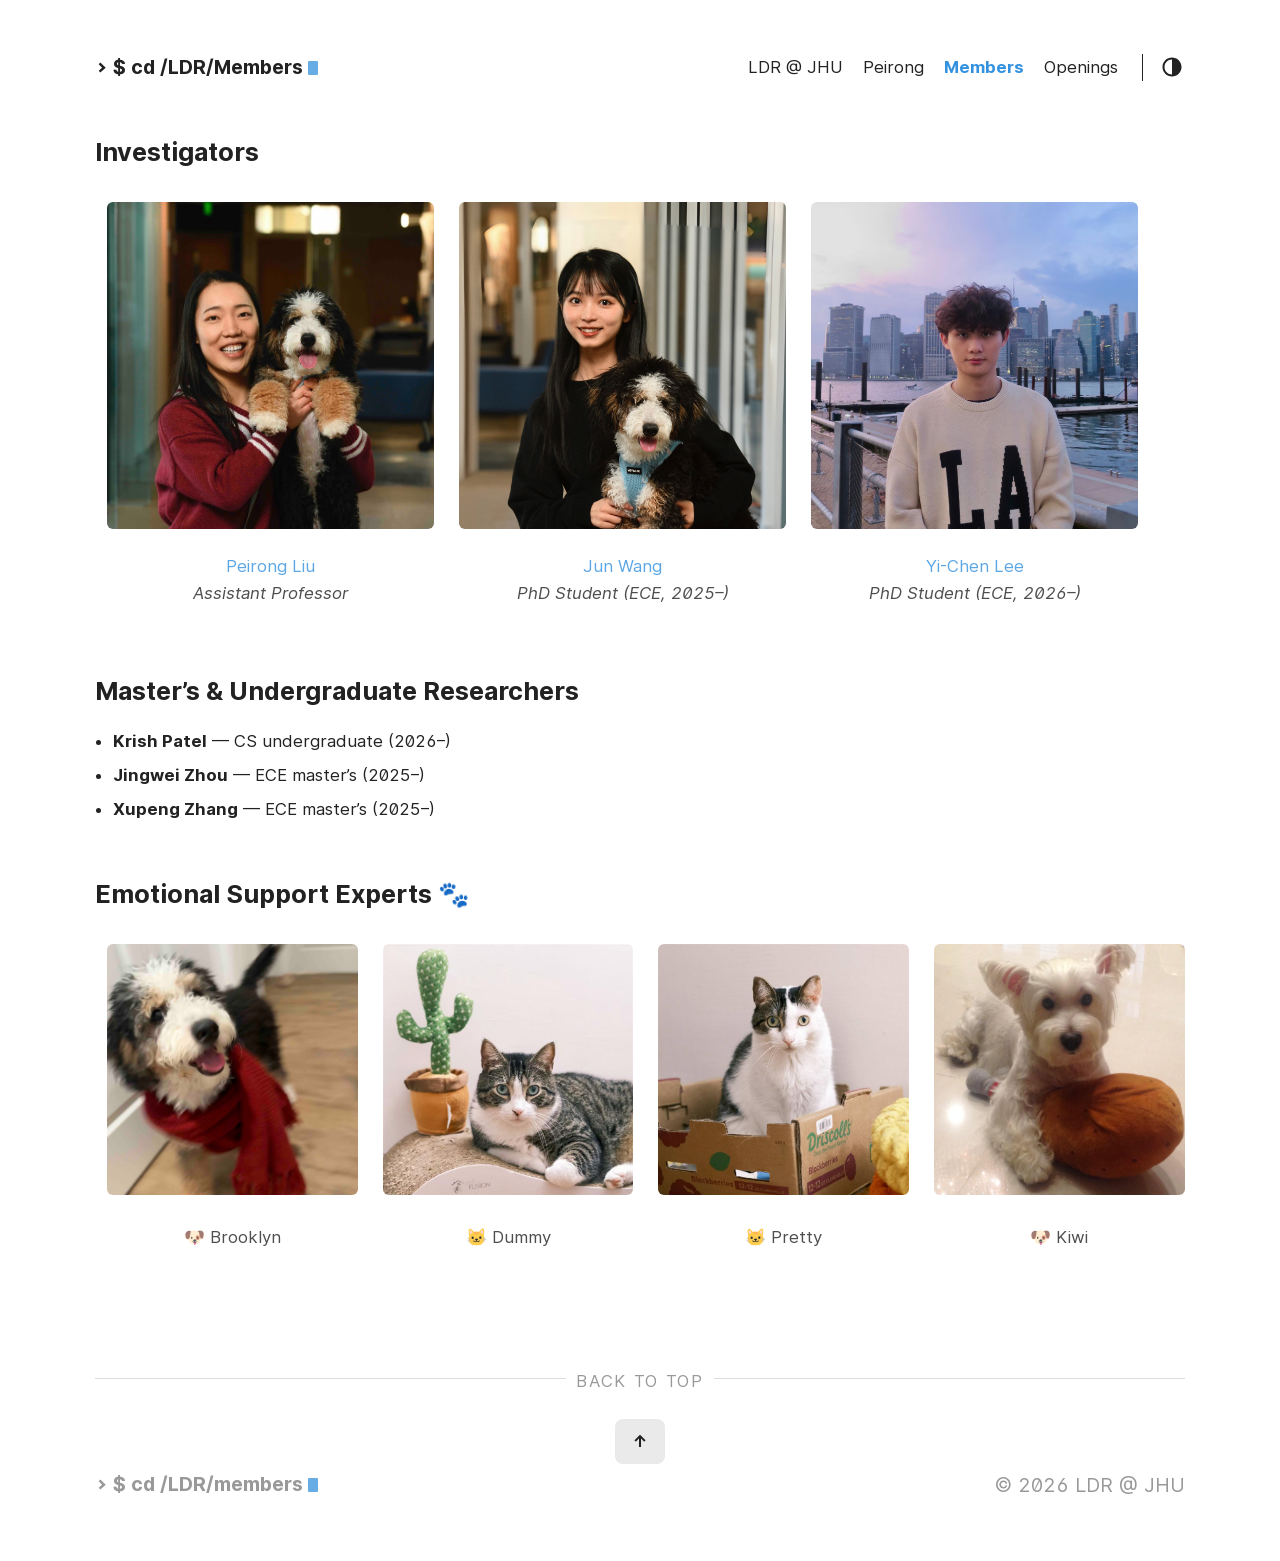
<file: Members/index.html>
<!DOCTYPE html>
<html lang="en">
  <head>
    <link rel="shortcut icon" href="/img/LDR_Logo_Transparent.png"/>
    <title>LDR @ JHU | Members</title>

    <script async src="https://www.googletagmanager.com/gtag/js?id=G-DVSSSF5QW4"></script>
    <script>
      window.dataLayer = window.dataLayer || [];
      function gtag(){dataLayer.push(arguments);}
      gtag('js', new Date());
      gtag('config', 'G-DVSSSF5QW4');
    </script>

    <script async src="https://www.googletagmanager.com/gtag/js?id=G-LH7VK52GWK"></script>
    <script>
      window.dataLayer = window.dataLayer || [];
      function gtag(){dataLayer.push(arguments);}
      gtag('js', new Date());
      gtag('config', 'G-LH7VK52GWK');
    </script>

    <meta http-equiv="content-type" content="text/html; charset=utf-8" />
    <meta name="viewport" content="width=device-width, initial-scale=1.0" />
    <meta name="robots" content="noodp" />
    <link rel="canonical" href="/members/" />
    <link rel="stylesheet" href="/assets/style.css" />
    <meta property="og:title" content="LDR @ JHU | Members" />
    <meta property="og:type" content="website" />
    <meta property="og:url" content="/members/" />
    <meta property="og:site_name" content="Peirong Liu" />
  </head>
  <body>

    <div class="container">
      <header class="header">
        <span class="header__inner">
          <a href="/members/" class="logo">
            <span class="logo__mark"><svg xmlns="http://www.w3.org/2000/svg" class="greater-icon" viewBox="0 0 44 44">
              <path fill="none" d="M15 8l14.729 14.382L15 35.367" />
            </svg></span>
            <span class="logo__text">$ cd /LDR/Members</span>
            <span class="logo__cursor"></span>
          </a>

          <span class="header__right">
            <nav class="menu">
              <ul class="menu__inner menu__inner--desktop">
                <li><a href="/">LDR @ JHU</a></li>
                <li><a href="/peirong/">Peirong</a></li>
                <li><a href="/members/" class="active">Members</a></li>
                <li><a href="/openings/">Openings</a></li>
              </ul>
              <ul class="menu__inner menu__inner--mobile">
                <li><a href="/">LDR @ JHU</a></li>
                <li><a href="/peirong/">Peirong</a></li>
                <li><a href="/members/" class="active">Members</a></li>
                <li><a href="/openings/">Openings</a></li>
              </ul>
            </nav>

            <span class="menu-trigger">
              <svg xmlns="http://www.w3.org/2000/svg" viewBox="0 0 24 24">
                <path d="M0 0h24v24H0z" fill="none" />
                <path d="M3 18h18v-2H3v2zm0-5h18v-2H3v2zm0-7v2h18V6H3z" />
              </svg>
            </span>

            <span class="theme-toggle">
              <svg class="theme-toggler" width="24" height="24" viewBox="0 0 48 48" fill="none" xmlns="http://www.w3.org/2000/svg">
                <path d="M22 41C32.4934 41 41 32.4934 41 22C41 11.5066 32.4934 3 22 3C11.5066 3 3 11.5066 3 22C3 32.4934 11.5066 41 22 41ZM7 22C7 13.7157 13.7157 7 22 7V37C13.7157 37 7 30.2843 7 22Z" />
              </svg>
            </span>
          </span>
        </span>
      </header>

      <div class="post">
        <div class="post-content">
          <h2 id="members">Investigators</h2>

          <div class="figure-row">
            <figure>
              <img src="/img/members/Peirong.jpg" alt="Peirong Liu">
              <figcaption>
                <a href="/peirong/">Peirong Liu</a>
                <br>
                <em>Assistant Professor</em>
              </figcaption>
            </figure>

            <figure>
              <img src="/img/members/Jun.jpg" alt="Jun Wang">
              <figcaption>
                <a href="https://scholar.google.com/citations?&user=Std7dLsAAAAJ">Jun Wang</a>
                <br>
                <em>PhD Student (ECE, 2025&ndash;)</em>
              </figcaption>
            </figure>

            <figure>
              <img src="/img/members/Matthew.jpg" alt="Yi-Chen Lee">
              <figcaption>
                <a href="https://scholar.google.com/citations?user=jf-e29IAAAAJ">Yi-Chen Lee</a>
                <br>
                <em>PhD Student (ECE, 2026&ndash;)</em>
              </figcaption>
            </figure>
          </div>
        </div>

        <div class="post-content">
          <h2>Master&rsquo;s &amp; Undergraduate Researchers</h2>
          <ul class="member-roster">
            <li><strong>Krish Patel</strong> &mdash; CS undergraduate (2026&ndash;)</li>
            <li><strong>Jingwei Zhou</strong> &mdash; ECE master&rsquo;s (2025&ndash;)</li>
            <li><strong>Xupeng Zhang</strong> &mdash; ECE master&rsquo;s (2025&ndash;)</li>
          </ul>
        </div>

        <div class="post-content">
          <h2>Emotional Support Experts 🐾</h2>

          <div class="figure-row-small">
            <figure>
              <img src="/img/members/Brooklyn.jpg" alt="Brooklyn">
              <figcaption>
                <a>🐶 Brooklyn</a>
              </figcaption>
            </figure>

            <figure>
              <img src="/img/members/Dummy.jpg" alt="Dummy">
              <figcaption>
                <a>🐱 Dummy</a>
              </figcaption>
            </figure>

            <figure>
              <img src="/img/members/Pretty.jpg" alt="Pretty">
              <figcaption>
                <a>🐱 Pretty</a>
              </figcaption>
            </figure>

            <figure>
              <img src="/img/members/Kiwi.jpg" alt="Kiwi">
              <figcaption>
                <a>🐶 Kiwi</a>
              </figcaption>
            </figure>
          </div>
        </div>

        <div class="pagination">
          <div class="pagination__title">
            <span class="pagination__title-h">Back to Top</span>
            <hr />
          </div>
          <div class="pagination__buttons">
            <span class="button next">
              <a href="/members/">
                <span class="button__text">&#8593;</span>
              </a>
            </span>
          </div>
        </div>

        <footer class="footer">
          <div class="footer__inner">
            <a href="/members/" class="logo">
              <span class="logo__mark"><svg xmlns="http://www.w3.org/2000/svg" class="greater-icon" viewBox="0 0 44 44">
                <path fill="none" d="M15 8l14.729 14.382L15 35.367" />
              </svg></span>
              <span class="logo__text">$ cd /LDR/members</span>
              <span class="logo__cursor"></span>
            </a>
            <div class="copyright">
              <span>© 2026 LDR @ JHU</span>
            </div>
          </div>
        </footer>
      </div>
    </div>

    <script src="/assets/main.js"></script>
    <script src="/assets/site.js"></script>
  </body>
</html>
</file>
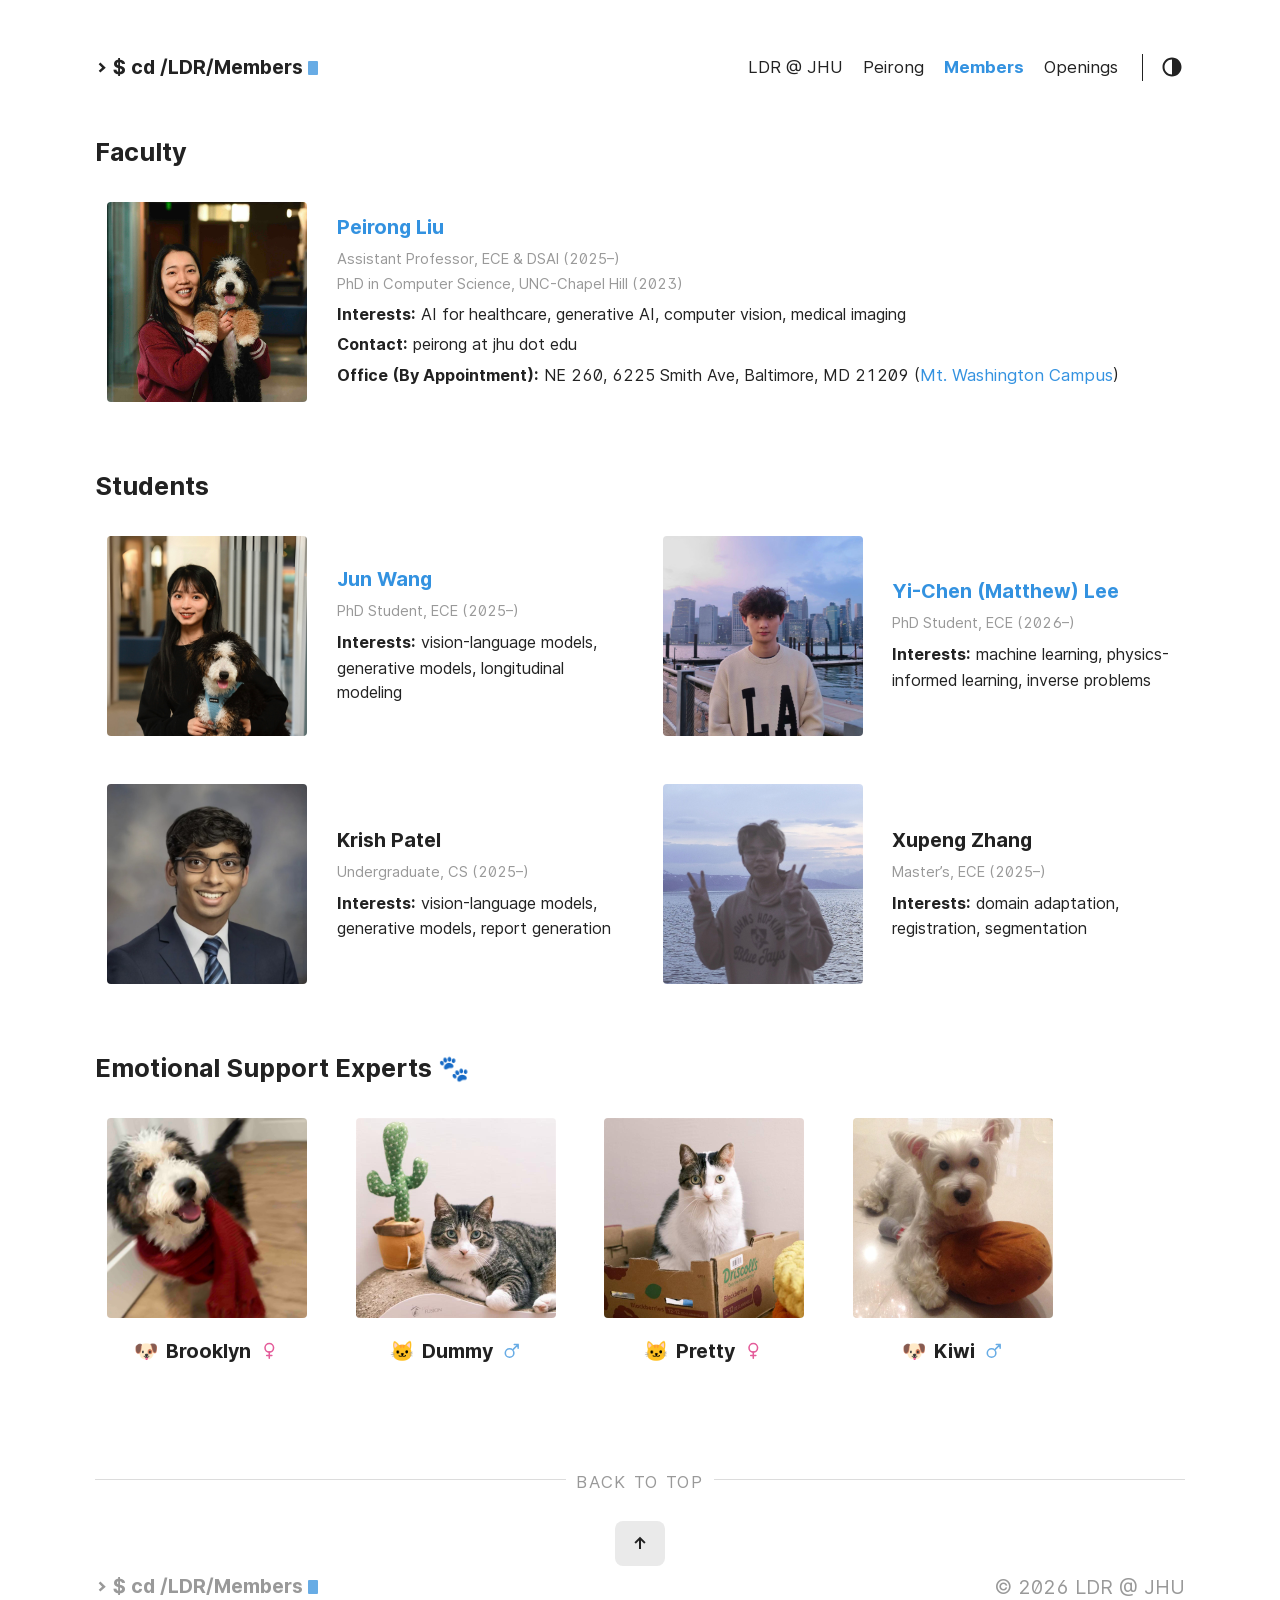
<file: members/index.html>
<!DOCTYPE html>
<html lang="en">
  <head>
    <link rel="shortcut icon" href="/img/LDR_Logo_Transparent.png"/>
    <title>LDR @ JHU | Members</title>

    <script async src="https://www.googletagmanager.com/gtag/js?id=G-DVSSSF5QW4"></script>
    <script>
      window.dataLayer = window.dataLayer || [];
      function gtag(){dataLayer.push(arguments);}
      gtag('js', new Date());
      gtag('config', 'G-DVSSSF5QW4');
    </script>

    <script async src="https://www.googletagmanager.com/gtag/js?id=G-LH7VK52GWK"></script>
    <script>
      window.dataLayer = window.dataLayer || [];
      function gtag(){dataLayer.push(arguments);}
      gtag('js', new Date());
      gtag('config', 'G-LH7VK52GWK');
    </script>

    <meta http-equiv="content-type" content="text/html; charset=utf-8" />
    <meta name="viewport" content="width=device-width, initial-scale=1.0" />
    <meta name="robots" content="noodp" />
    <link rel="canonical" href="/members/" />
    <link rel="stylesheet" href="/assets/style.css" />
    <meta property="og:title" content="LDR @ JHU | Members" />
    <meta property="og:type" content="website" />
    <meta property="og:url" content="/members/" />
    <meta property="og:site_name" content="Peirong Liu" />
  </head>
  <body>

    <div class="container">
      <header class="header">
        <span class="header__inner">
          <a href="/members/" class="logo">
            <span class="logo__mark"><svg xmlns="http://www.w3.org/2000/svg" class="greater-icon" viewBox="0 0 44 44">
              <path fill="none" d="M15 8l14.729 14.382L15 35.367" />
            </svg></span>
            <span class="logo__text">$ cd /LDR/Members</span>
            <span class="logo__cursor"></span>
          </a>

          <span class="header__right">
            <nav class="menu">
              <ul class="menu__inner menu__inner--desktop">
                <li><a href="/">LDR @ JHU</a></li>
                <li><a href="/peirong/">Peirong</a></li>
                <li><a href="/members/" class="active">Members</a></li>
                <li><a href="/openings/">Openings</a></li>
              </ul>
              <ul class="menu__inner menu__inner--mobile">
                <li><a href="/">LDR @ JHU</a></li>
                <li><a href="/peirong/">Peirong</a></li>
                <li><a href="/members/" class="active">Members</a></li>
                <li><a href="/openings/">Openings</a></li>
              </ul>
            </nav>

            <span class="menu-trigger">
              <svg xmlns="http://www.w3.org/2000/svg" viewBox="0 0 24 24">
                <path d="M0 0h24v24H0z" fill="none" />
                <path d="M3 18h18v-2H3v2zm0-5h18v-2H3v2zm0-7v2h18V6H3z" />
              </svg>
            </span>

            <span class="theme-toggle">
              <svg class="theme-toggler" width="24" height="24" viewBox="0 0 48 48" fill="none" xmlns="http://www.w3.org/2000/svg">
                <path d="M22 41C32.4934 41 41 32.4934 41 22C41 11.5066 32.4934 3 22 3C11.5066 3 3 11.5066 3 22C3 32.4934 11.5066 41 22 41ZM7 22C7 13.7157 13.7157 7 22 7V37C13.7157 37 7 30.2843 7 22Z" />
              </svg>
            </span>
          </span>
        </span>
      </header>

      <div class="post">
        <div class="post-content">
          <h2 id="members">Faculty</h2>

          <div class="member-list">
            <article class="member-card">
              <img class="member-card__photo" src="/img/members/Peirong.jpg" alt="Peirong Liu">
              <div class="member-card__body">
                <h3 class="member-card__name"><a href="/peirong/">Peirong Liu</a></h3>
                <p class="member-card__role">Assistant Professor, ECE &amp; DSAI (2025&ndash;)</p>
                <p class="member-card__role">PhD in Computer Science, UNC-Chapel Hill (2023)</p>
                <p class="member-card__research"><strong>Interests:</strong> AI for healthcare, generative AI, computer vision, medical imaging</p>
                <p class="member-card__research"><strong>Contact:</strong> peirong at jhu dot edu</p>
                <p class="member-card__research"><strong>Office (By Appointment):</strong> NE 260, 6225 Smith Ave, Baltimore, MD 21209 (<a href="https://jhfre.jhu.edu/real-estate/mt-washington/">Mt. Washington Campus</a>) </p>
              </div>
            </article>
          </div>
        </div>

        <div class="post-content">
          <h2>Students</h2>

          <div class="member-list member-list--grid">
            <article class="member-card">
              <img class="member-card__photo" src="/img/members/Jun.jpg" alt="Jun Wang">
              <div class="member-card__body">
                <h3 class="member-card__name"><a href="https://scholar.google.com/citations?user=Std7dLsAAAAJ">Jun Wang</a></h3>
                <p class="member-card__role">PhD Student, ECE (2025&ndash;)</p>
                <p class="member-card__research"><strong>Interests:</strong> vision-language models, generative models, longitudinal modeling</p>
              </div>
            </article>

            <article class="member-card">
              <img class="member-card__photo" src="/img/members/Matthew.jpg" alt="Yi-Chen Lee">
              <div class="member-card__body">
                <h3 class="member-card__name"><a href="https://scholar.google.com/citations?user=jf-e29IAAAAJ">Yi-Chen (Matthew) Lee</a></h3>
                <p class="member-card__role">PhD Student, ECE (2026&ndash;)</p>
                <p class="member-card__research"><strong>Interests:</strong> machine learning, physics-informed learning, inverse problems</p>
              </div>
            </article>

            <article class="member-card">
              <img class="member-card__photo" src="/img/members/Krish.jpg" alt="Krish Patel">
              <div class="member-card__body">
                <h3 class="member-card__name">Krish Patel</h3>
                <p class="member-card__role">Undergraduate, CS (2025&ndash;)</p>
                <p class="member-card__research"><strong>Interests:</strong> vision-language models, generative models, report generation</p>
              </div>
            </article>

            <article class="member-card">
              <img class="member-card__photo" src="/img/members/Xupeng.JPG" alt="Xupeng Zhang">
              <div class="member-card__body">
                <h3 class="member-card__name">Xupeng Zhang</h3>
                <p class="member-card__role">Master&rsquo;s, ECE (2025&ndash;)</p>
                <p class="member-card__research"><strong>Interests:</strong> domain adaptation, registration, segmentation</p>
              </div>
            </article>
          </div>
        </div>

        <div class="post-content">
          <h2>Emotional Support Experts 🐾</h2>

          <div class="member-list member-list--pets">
            <article class="member-card member-card--pet">
              <img class="member-card__photo" src="/img/members/Brooklyn.jpg" alt="Brooklyn">
              <h3 class="member-card__name member-card__name--pet"><span class="pet-name__emoji" aria-hidden="true">🐶</span><span class="pet-name__label">Brooklyn</span><svg class="pet-gender pet-gender--girl" viewBox="0 0 24 24" aria-label="girl" role="img"><circle cx="12" cy="8" r="5" fill="none" stroke="currentColor" stroke-width="2.8"/><path d="M12 13v7M9 17h6" fill="none" stroke="currentColor" stroke-width="2.8" stroke-linecap="round"/></svg></h3>
            </article>

            <article class="member-card member-card--pet">
              <img class="member-card__photo" src="/img/members/Dummy.jpg" alt="Dummy">
              <h3 class="member-card__name member-card__name--pet"><span class="pet-name__emoji" aria-hidden="true">🐱</span><span class="pet-name__label">Dummy</span><svg class="pet-gender pet-gender--boy" viewBox="0 0 24 24" aria-label="boy" role="img"><circle cx="10" cy="14" r="5" fill="none" stroke="currentColor" stroke-width="2.8"/><path d="M14.5 9.5L20 4M20 4h-4.5M20 4v4.5" fill="none" stroke="currentColor" stroke-width="2.8" stroke-linecap="round" stroke-linejoin="round"/></svg></h3>
            </article>

            <article class="member-card member-card--pet">
              <img class="member-card__photo" src="/img/members/Pretty.jpg" alt="Pretty">
              <h3 class="member-card__name member-card__name--pet"><span class="pet-name__emoji" aria-hidden="true">🐱</span><span class="pet-name__label">Pretty</span><svg class="pet-gender pet-gender--girl" viewBox="0 0 24 24" aria-label="girl" role="img"><circle cx="12" cy="8" r="5" fill="none" stroke="currentColor" stroke-width="2.8"/><path d="M12 13v7M9 17h6" fill="none" stroke="currentColor" stroke-width="2.8" stroke-linecap="round"/></svg></h3>
            </article>

            <article class="member-card member-card--pet">
              <img class="member-card__photo" src="/img/members/Kiwi.jpg" alt="Kiwi">
              <h3 class="member-card__name member-card__name--pet"><span class="pet-name__emoji" aria-hidden="true">🐶</span><span class="pet-name__label">Kiwi</span><svg class="pet-gender pet-gender--boy" viewBox="0 0 24 24" aria-label="boy" role="img"><circle cx="10" cy="14" r="5" fill="none" stroke="currentColor" stroke-width="2.8"/><path d="M14.5 9.5L20 4M20 4h-4.5M20 4v4.5" fill="none" stroke="currentColor" stroke-width="2.8" stroke-linecap="round" stroke-linejoin="round"/></svg></h3>
            </article>
          </div>
        </div>

        <div class="pagination">
          <div class="pagination__title">
            <span class="pagination__title-h">Back to Top</span>
            <hr />
          </div>
          <div class="pagination__buttons">
            <span class="button next">
              <a href="/members/">
                <span class="button__text">&#8593;</span>
              </a>
            </span>
          </div>
        </div>

        <footer class="footer">
          <div class="footer__inner">
            <a href="/members/" class="logo">
              <span class="logo__mark"><svg xmlns="http://www.w3.org/2000/svg" class="greater-icon" viewBox="0 0 44 44">
                <path fill="none" d="M15 8l14.729 14.382L15 35.367" />
              </svg></span>
              <span class="logo__text">$ cd /LDR/Members</span>
              <span class="logo__cursor"></span>
            </a>
            <div class="copyright">
              <span>© 2026 LDR @ JHU</span>
            </div>
          </div>
        </footer>
      </div>
    </div>

    <script src="/assets/main.js"></script>
    <script src="/assets/site.js"></script>
  </body>
</html>
</file>
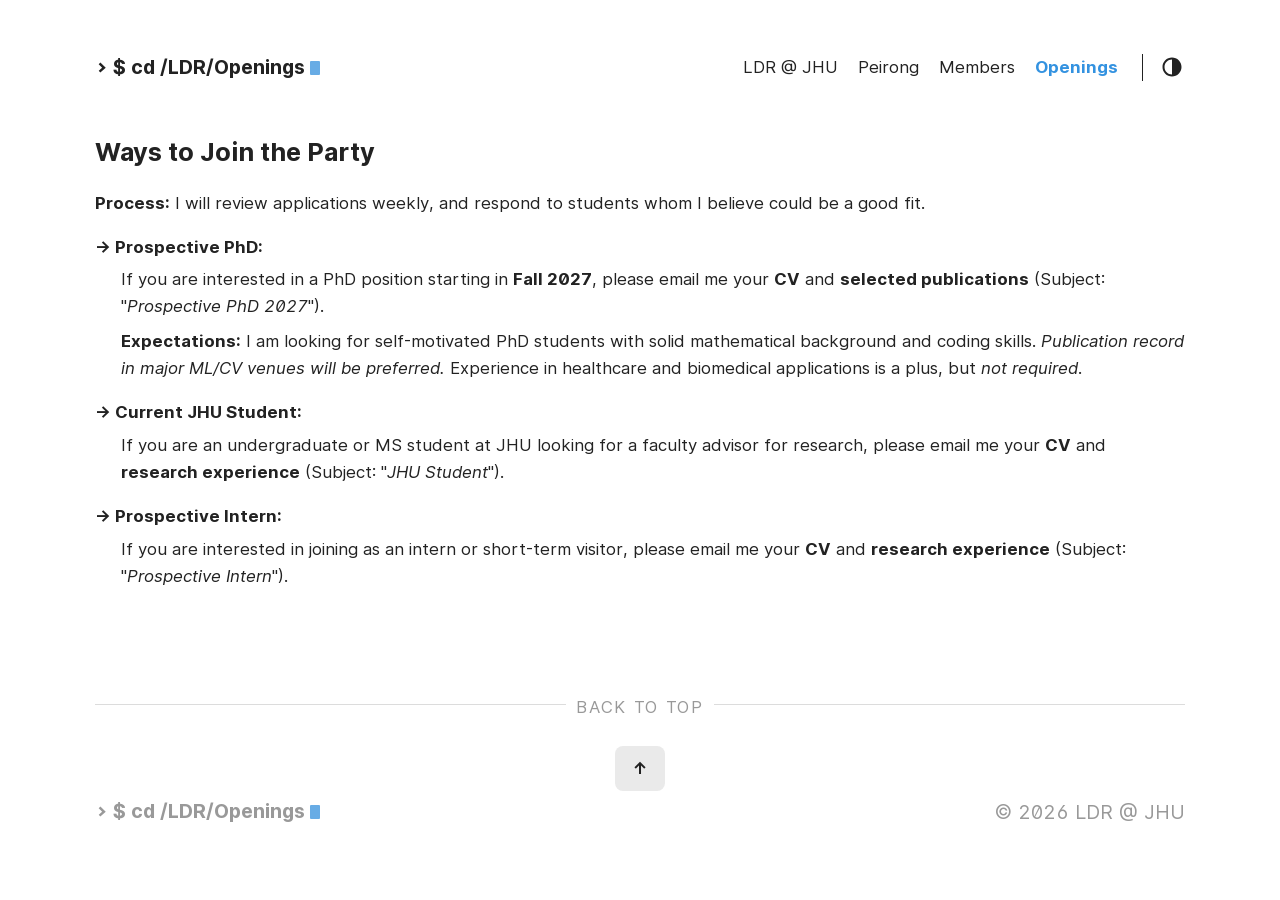
<file: openings/index.html>
<!DOCTYPE html>
<html lang="en">
  <head>
    <link rel="shortcut icon" href="/img/LDR_Logo_Transparent.png"/>
    <title>LDR @ JHU | Openings</title>

    <script async src="https://www.googletagmanager.com/gtag/js?id=G-DVSSSF5QW4"></script>
    <script>
      window.dataLayer = window.dataLayer || [];
      function gtag(){dataLayer.push(arguments);}
      gtag('js', new Date());
      gtag('config', 'G-DVSSSF5QW4');
    </script>

    <script async src="https://www.googletagmanager.com/gtag/js?id=G-LH7VK52GWK"></script>
    <script>
      window.dataLayer = window.dataLayer || [];
      function gtag(){dataLayer.push(arguments);}
      gtag('js', new Date());
      gtag('config', 'G-LH7VK52GWK');
    </script>

    <meta http-equiv="content-type" content="text/html; charset=utf-8" />
    <meta name="viewport" content="width=device-width, initial-scale=1.0" />
    <meta name="robots" content="noodp" />
    <link rel="canonical" href="/openings/" />
    <link rel="stylesheet" href="/assets/style.css" />
    <meta property="og:title" content="LDR @ JHU | Openings" />
    <meta property="og:type" content="website" />
    <meta property="og:url" content="/openings/" />
    <meta property="og:site_name" content="Peirong Liu" />
  </head>
  <body>

    <div class="container">
      <header class="header">
        <span class="header__inner">
          <a href="/openings/" class="logo">
            <span class="logo__mark"><svg xmlns="http://www.w3.org/2000/svg" class="greater-icon" viewBox="0 0 44 44">
              <path fill="none" d="M15 8l14.729 14.382L15 35.367" />
            </svg></span>
            <span class="logo__text">$ cd /LDR/Openings</span>
            <span class="logo__cursor"></span>
          </a>

          <span class="header__right">
            <nav class="menu">
              <ul class="menu__inner menu__inner--desktop">
                <li><a href="/">LDR @ JHU</a></li>
                <li><a href="/peirong/">Peirong</a></li>
                <li><a href="/members/">Members</a></li>
                <li><a href="/openings/" class="active">Openings</a></li>
              </ul>
              <ul class="menu__inner menu__inner--mobile">
                <li><a href="/">LDR @ JHU</a></li>
                <li><a href="/peirong/">Peirong</a></li>
                <li><a href="/members/">Members</a></li>
                <li><a href="/openings/" class="active">Openings</a></li>
              </ul>
            </nav>

            <span class="menu-trigger">
              <svg xmlns="http://www.w3.org/2000/svg" viewBox="0 0 24 24">
                <path d="M0 0h24v24H0z" fill="none" />
                <path d="M3 18h18v-2H3v2zm0-5h18v-2H3v2zm0-7v2h18V6H3z" />
              </svg>
            </span>

            <span class="theme-toggle">
              <svg class="theme-toggler" width="24" height="24" viewBox="0 0 48 48" fill="none" xmlns="http://www.w3.org/2000/svg">
                <path d="M22 41C32.4934 41 41 32.4934 41 22C41 11.5066 32.4934 3 22 3C11.5066 3 3 11.5066 3 22C3 32.4934 11.5066 41 22 41ZM7 22C7 13.7157 13.7157 7 22 7V37C13.7157 37 7 30.2843 7 22Z" />
              </svg>
            </span>
          </span>
        </span>
      </header>

      <div class="post">
        <div class="post-content">
          <h2 id="openings">Ways to Join the Party</h2>

          <p><strong>Process:</strong> I will review applications weekly,
            and respond to students whom I believe could be a good fit.</p>

          <p><strong>-> Prospective PhD:</strong></p>

          <div class="section-body">
            <p>If you are interested in a PhD position starting in <strong>Fall 2027</strong>,
            please email me your <strong>CV</strong> and <strong>selected publications</strong> (Subject: "<em>Prospective PhD 2027</em>").</p>

            <p><strong>Expectations:</strong> I am looking for self-motivated PhD students with solid mathematical background and coding skills.
            <em>Publication record in major ML/CV venues will be preferred.</em>
            Experience in healthcare and biomedical applications is a plus, but <em>not required</em>.</p>
          </div>

          <p><strong>-> Current JHU Student:</strong></p>

          <div class="section-body">
            <p>If you are an undergraduate or MS student at JHU looking for a faculty advisor for research,
              please email me your <strong>CV</strong> and <strong>research experience</strong> (Subject: "<em>JHU Student</em>").</p>

          </div>

          <p><strong>-> Prospective Intern:</strong></p>
          <div class="section-body">
            <p>If you are interested in joining as an intern or short-term visitor,
              please email me your <strong>CV</strong> and <strong>research experience</strong> (Subject: "<em>Prospective Intern</em>").</p>
          </div>
        </div>

        <div class="pagination">
          <div class="pagination__title">
            <span class="pagination__title-h">Back to Top</span>
            <hr />
          </div>
          <div class="pagination__buttons">
            <span class="button next">
              <a href="/openings/">
                <span class="button__text">&#8593;</span>
              </a>
            </span>
          </div>
        </div>

        <footer class="footer">
          <div class="footer__inner">
            <a href="/openings/" class="logo">
              <span class="logo__mark"><svg xmlns="http://www.w3.org/2000/svg" class="greater-icon" viewBox="0 0 44 44">
                <path fill="none" d="M15 8l14.729 14.382L15 35.367" />
              </svg></span>
              <span class="logo__text">$ cd /LDR/Openings</span>
              <span class="logo__cursor"></span>
            </a>
            <div class="copyright">
              <span>© 2026 LDR @ JHU</span>
            </div>
          </div>
        </footer>
      </div>
    </div>

    <script src="/assets/main.js"></script>
    <script src="/assets/site.js"></script>
  </body>
</html>
</file>
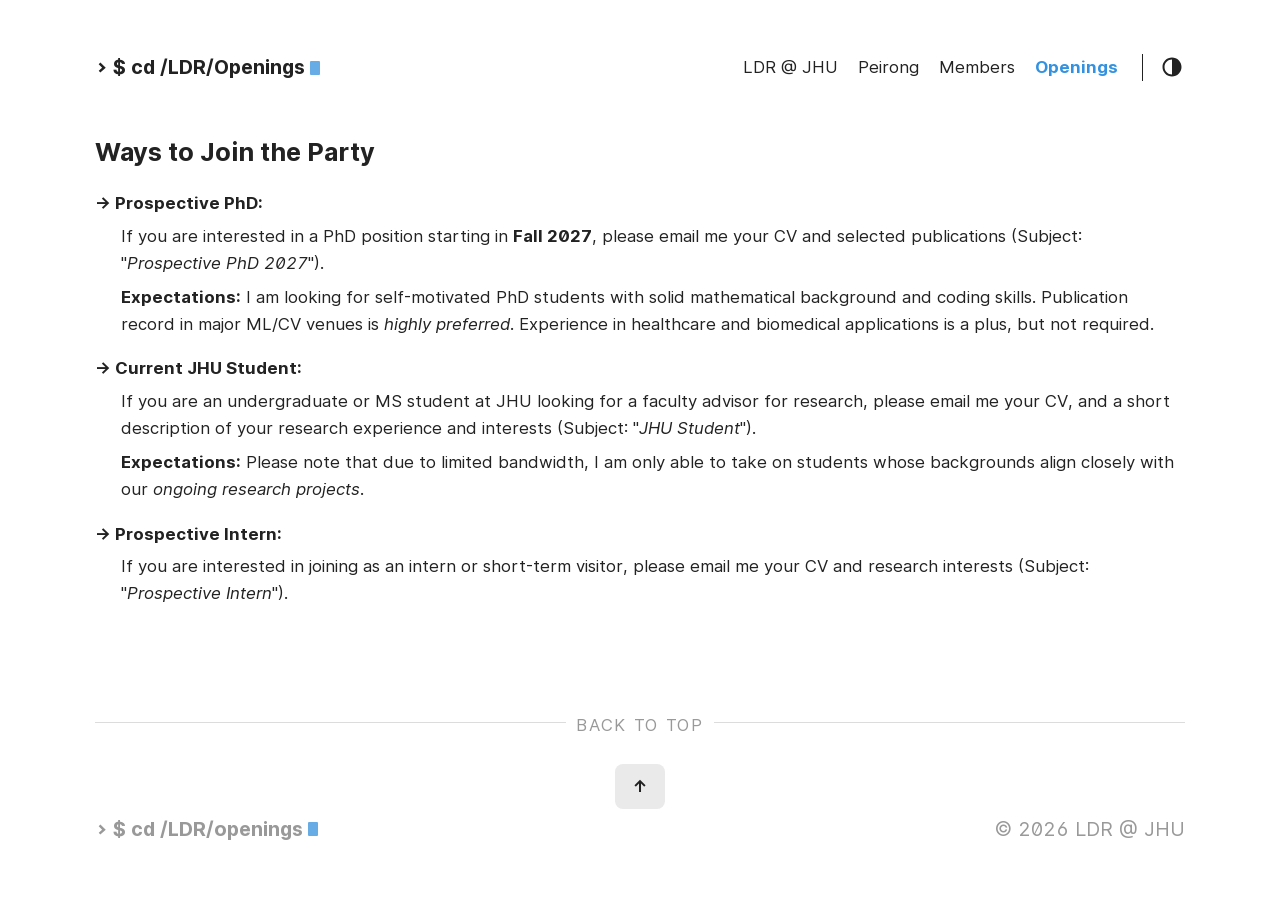
<file: Openings/index.html>
<!DOCTYPE html>
<html lang="en">
  <head>
    <link rel="shortcut icon" href="/img/LDR_Logo_Transparent.png"/>
    <title>LDR @ JHU | Openings</title>

    <script async src="https://www.googletagmanager.com/gtag/js?id=G-DVSSSF5QW4"></script>
    <script>
      window.dataLayer = window.dataLayer || [];
      function gtag(){dataLayer.push(arguments);}
      gtag('js', new Date());
      gtag('config', 'G-DVSSSF5QW4');
    </script>

    <script async src="https://www.googletagmanager.com/gtag/js?id=G-LH7VK52GWK"></script>
    <script>
      window.dataLayer = window.dataLayer || [];
      function gtag(){dataLayer.push(arguments);}
      gtag('js', new Date());
      gtag('config', 'G-LH7VK52GWK');
    </script>

    <meta http-equiv="content-type" content="text/html; charset=utf-8" />
    <meta name="viewport" content="width=device-width, initial-scale=1.0" />
    <meta name="robots" content="noodp" />
    <link rel="canonical" href="/openings/" />
    <link rel="stylesheet" href="/assets/style.css" />
    <meta property="og:title" content="LDR @ JHU | Openings" />
    <meta property="og:type" content="website" />
    <meta property="og:url" content="/openings/" />
    <meta property="og:site_name" content="Peirong Liu" />
  </head>
  <body>

    <div class="container">
      <header class="header">
        <span class="header__inner">
          <a href="/openings/" class="logo">
            <span class="logo__mark"><svg xmlns="http://www.w3.org/2000/svg" class="greater-icon" viewBox="0 0 44 44">
              <path fill="none" d="M15 8l14.729 14.382L15 35.367" />
            </svg></span>
            <span class="logo__text">$ cd /LDR/Openings</span>
            <span class="logo__cursor"></span>
          </a>

          <span class="header__right">
            <nav class="menu">
              <ul class="menu__inner menu__inner--desktop">
                <li><a href="/">LDR @ JHU</a></li>
                <li><a href="/peirong/">Peirong</a></li>
                <li><a href="/members/">Members</a></li>
                <li><a href="/openings/" class="active">Openings</a></li>
              </ul>
              <ul class="menu__inner menu__inner--mobile">
                <li><a href="/">LDR @ JHU</a></li>
                <li><a href="/peirong/">Peirong</a></li>
                <li><a href="/members/">Members</a></li>
                <li><a href="/openings/" class="active">Openings</a></li>
              </ul>
            </nav>

            <span class="menu-trigger">
              <svg xmlns="http://www.w3.org/2000/svg" viewBox="0 0 24 24">
                <path d="M0 0h24v24H0z" fill="none" />
                <path d="M3 18h18v-2H3v2zm0-5h18v-2H3v2zm0-7v2h18V6H3z" />
              </svg>
            </span>

            <span class="theme-toggle">
              <svg class="theme-toggler" width="24" height="24" viewBox="0 0 48 48" fill="none" xmlns="http://www.w3.org/2000/svg">
                <path d="M22 41C32.4934 41 41 32.4934 41 22C41 11.5066 32.4934 3 22 3C11.5066 3 3 11.5066 3 22C3 32.4934 11.5066 41 22 41ZM7 22C7 13.7157 13.7157 7 22 7V37C13.7157 37 7 30.2843 7 22Z" />
              </svg>
            </span>
          </span>
        </span>
      </header>

      <div class="post">
        <div class="post-content">
          <h2 id="openings">Ways to Join the Party</h2>

          <p><strong>-> Prospective PhD:</strong></p>

          <div class="section-body">
            <p>If you are interested in a PhD position starting in <strong>Fall 2027</strong>,
            please email me your CV and selected publications (Subject: "<em>Prospective PhD 2027</em>").</p>

            <p><strong>Expectations:</strong> I am looking for self-motivated PhD students with solid mathematical background and coding skills.
            Publication record in major ML/CV venues is <em>highly preferred</em>.
            Experience in healthcare and biomedical applications is a plus, but not required.</p>
          </div>

          <p><strong>-> Current JHU Student:</strong></p>

          <div class="section-body">
            <p>If you are an undergraduate or MS student at JHU looking for a faculty advisor for research,
              please email me your CV, and a short description of your research experience and interests (Subject: "<em>JHU Student</em>").</p>

            <p><strong>Expectations:</strong> Please note that due to limited bandwidth,
              I am only able to take on students whose backgrounds align closely with our  <em>ongoing research projects</em>.</p>
          </div>

          <p><strong>-> Prospective Intern:</strong></p>
          <div class="section-body">
            <p>If you are interested in joining as an intern or short-term visitor,
              please email me your CV and research interests (Subject: "<em>Prospective Intern</em>").</p>
          </div>
        </div>

        <div class="pagination">
          <div class="pagination__title">
            <span class="pagination__title-h">Back to Top</span>
            <hr />
          </div>
          <div class="pagination__buttons">
            <span class="button next">
              <a href="/openings/">
                <span class="button__text">&#8593;</span>
              </a>
            </span>
          </div>
        </div>

        <footer class="footer">
          <div class="footer__inner">
            <a href="/openings/" class="logo">
              <span class="logo__mark"><svg xmlns="http://www.w3.org/2000/svg" class="greater-icon" viewBox="0 0 44 44">
                <path fill="none" d="M15 8l14.729 14.382L15 35.367" />
              </svg></span>
              <span class="logo__text">$ cd /LDR/openings</span>
              <span class="logo__cursor"></span>
            </a>
            <div class="copyright">
              <span>© 2026 LDR @ JHU</span>
            </div>
          </div>
        </footer>
      </div>
    </div>

    <script src="/assets/main.js"></script>
    <script src="/assets/site.js"></script>
  </body>
</html>
</file>
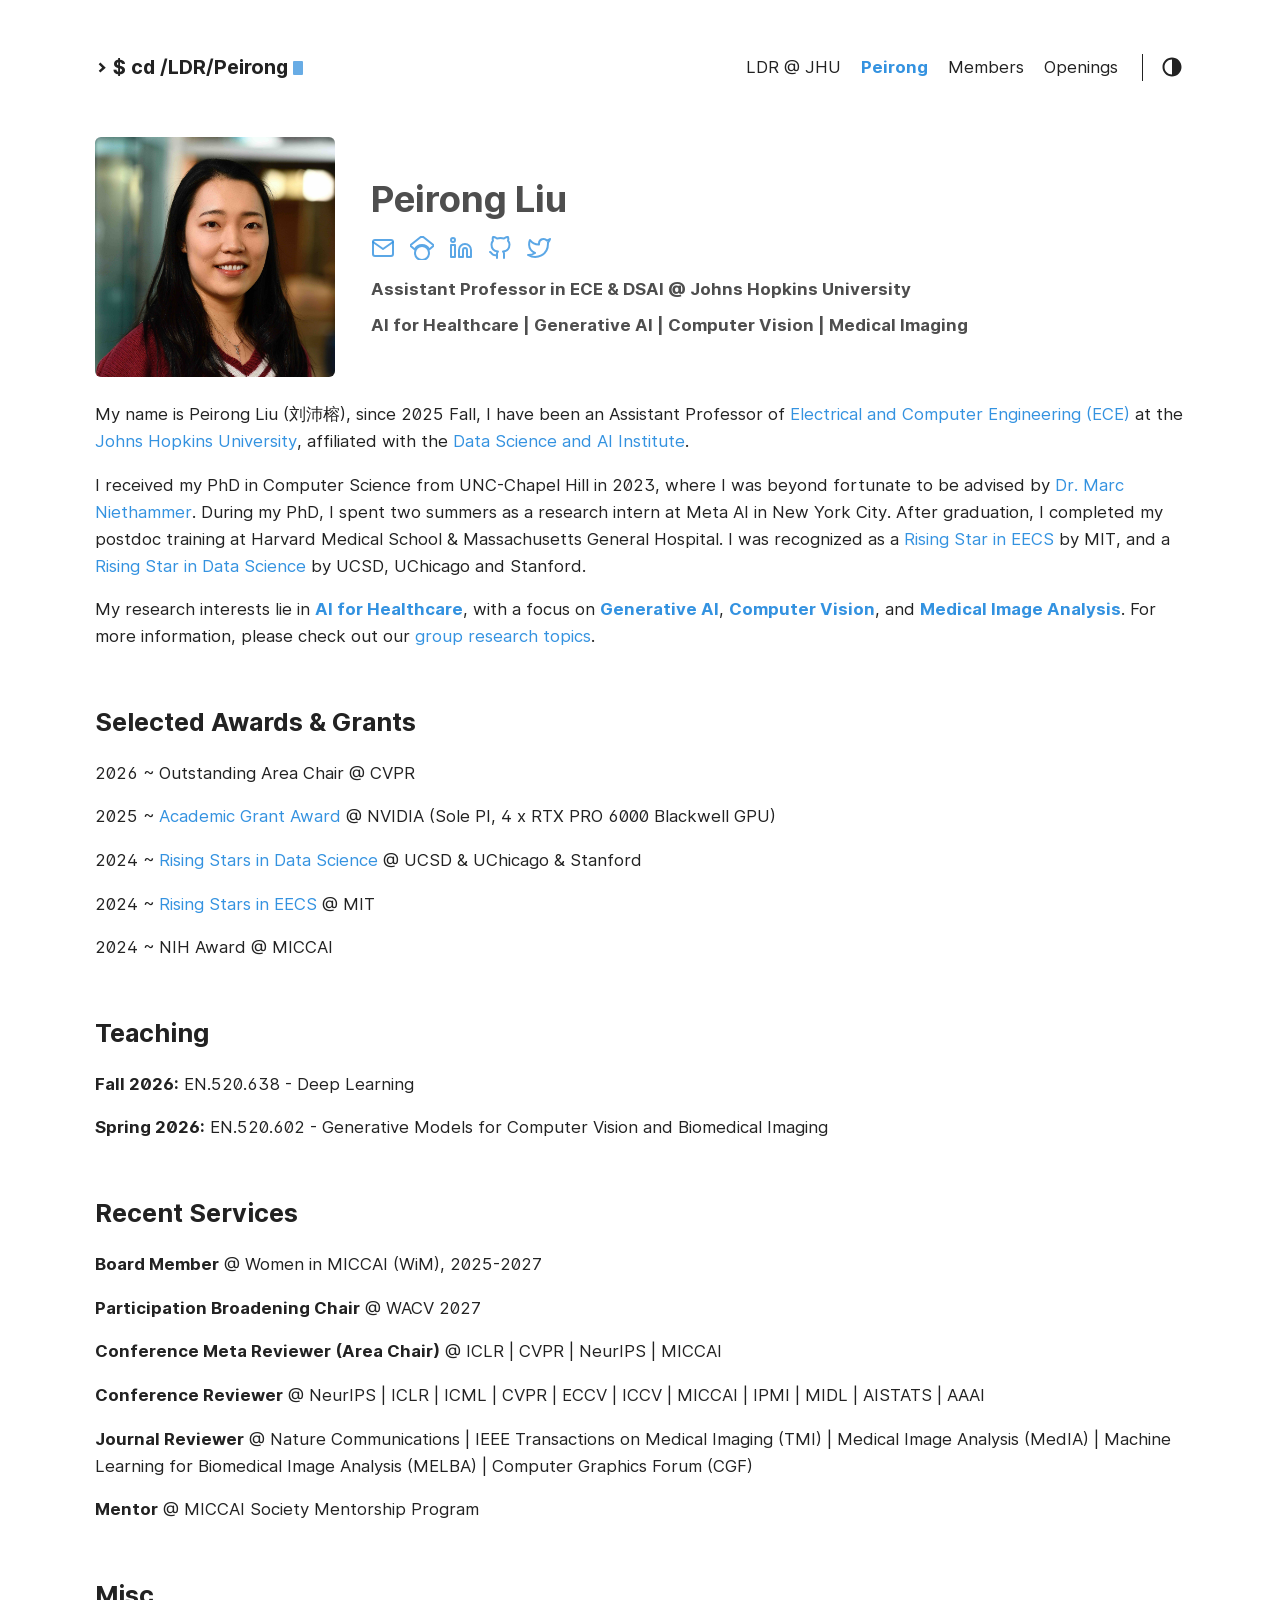
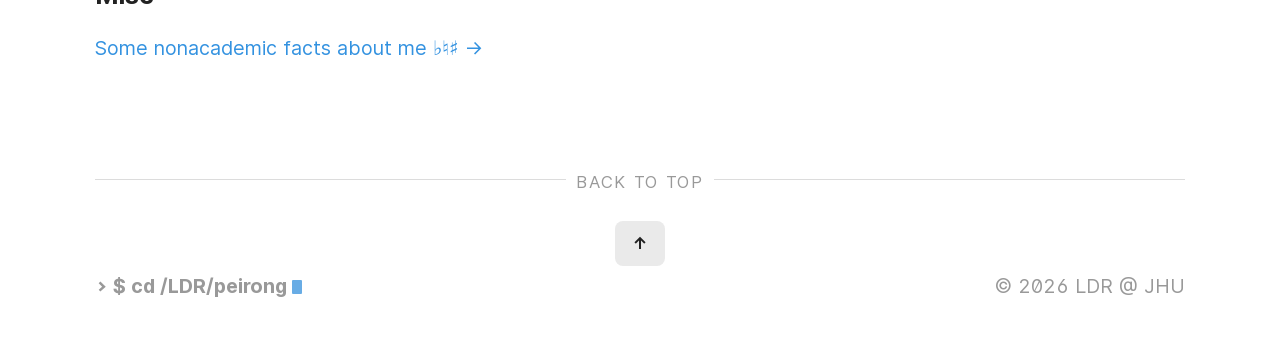
<file: Peirong/index.html>
<!DOCTYPE html>
<html lang="en">
  <head>
    <link rel="shortcut icon" href="/img/LDR_Logo_Transparent.png"/>
    <title>LDR @ JHU | Peirong Liu</title>

    <script async src="https://www.googletagmanager.com/gtag/js?id=G-DVSSSF5QW4"></script>
    <script>
      window.dataLayer = window.dataLayer || [];
      function gtag(){dataLayer.push(arguments);}
      gtag('js', new Date());
      gtag('config', 'G-DVSSSF5QW4');
    </script>

    <script async src="https://www.googletagmanager.com/gtag/js?id=G-LH7VK52GWK"></script>
    <script>
      window.dataLayer = window.dataLayer || [];
      function gtag(){dataLayer.push(arguments);}
      gtag('js', new Date());
      gtag('config', 'G-LH7VK52GWK');
    </script>

    <meta http-equiv="content-type" content="text/html; charset=utf-8" />
    <meta name="viewport" content="width=device-width, initial-scale=1.0" />
    <meta name="robots" content="noodp" />
    <link rel="canonical" href="/peirong/" />
    <link rel="stylesheet" href="/assets/style.css" />
    <meta name="twitter:card" content="summary"/>
    <meta name="twitter:title" content="Peirong Liu"/>
    <meta property="og:title" content="Peirong Liu" />
    <meta property="og:type" content="website" />
    <meta property="og:url" content="/peirong/" />
    <meta property="og:site_name" content="Peirong Liu" />
  </head>
  <body>

    <div class="container">
      <header class="header">
        <span class="header__inner">
          <a href="/peirong/" class="logo">
            <span class="logo__mark"><svg xmlns="http://www.w3.org/2000/svg" class="greater-icon" viewBox="0 0 44 44">
              <path fill="none" d="M15 8l14.729 14.382L15 35.367" />
            </svg></span>
            <span class="logo__text">$ cd /LDR/Peirong</span>
            <span class="logo__cursor"></span>
          </a>

          <span class="header__right">
            <nav class="menu">
              <ul class="menu__inner menu__inner--desktop">
                <li><a href="/">LDR @ JHU</a></li>
                <li><a href="/peirong/" class="active">Peirong</a></li>
                <li><a href="/members/">Members</a></li>
                <li><a href="/openings/">Openings</a></li>
              </ul>
              <ul class="menu__inner menu__inner--mobile">
                <li><a href="/">LDR @ JHU</a></li>
                <li><a href="/peirong/" class="active">Peirong</a></li>
                <li><a href="/members/">Members</a></li>
                <li><a href="/openings/">Openings</a></li>
              </ul>
            </nav>

            <span class="menu-trigger">
              <svg xmlns="http://www.w3.org/2000/svg" viewBox="0 0 24 24">
                <path d="M0 0h24v24H0z" fill="none" />
                <path d="M3 18h18v-2H3v2zm0-5h18v-2H3v2zm0-7v2h18V6H3z" />
              </svg>
            </span>

            <span class="theme-toggle">
              <svg class="theme-toggler" width="24" height="24" viewBox="0 0 48 48" fill="none" xmlns="http://www.w3.org/2000/svg">
                <path d="M22 41C32.4934 41 41 32.4934 41 22C41 11.5066 32.4934 3 22 3C11.5066 3 3 11.5066 3 22C3 32.4934 11.5066 41 22 41ZM7 22C7 13.7157 13.7157 7 22 7V37C13.7157 37 7 30.2843 7 22Z" />
              </svg>
            </span>
          </span>
        </span>
      </header>

      <div class="post">
        <main aria-role="main">
          <div class="post-content post-content--hero">
            <figure class="profile-hero">
              <img src="/img/members/Peirong.jpeg" alt="Peirong">
              <figcaption>
                <h1>Peirong Liu</h1>
                <p>
                  <a href=mailto:peirong@jhu.edu title=Email>
                    <svg xmlns="http://www.w3.org/2000/svg" width="24" height="24" viewBox="0 0 24 24" fill="none" stroke="currentcolor" stroke-width="2" stroke-linecap="round" stroke-linejoin="round">
                      <path d="M4 4h16c1.1.0 2 .9 2 2v12c0 1.1-.9 2-2 2H4c-1.1.0-2-.9-2-2V6c0-1.1.9-2 2-2z"/><polyline points="22,6 12,13 2,6"/></svg></a>&nbsp;&nbsp;
                  <a href='https://scholar.google.com/citations?user=cz6GJtUAAAAJ&hl=en' title= 'Google Scholar'>
                    <svg xmlns="http://www.w3.org/2000/svg" width="24" height="24" viewBox="0 0 24 24" fill="none" stroke="currentcolor" stroke-width="2" stroke-linecap="round" stroke-linejoin="round">
                      <path d="M12 24a7 7 0 1 1 0-14 7 7 0 0 1 0 14zm0-24L0 9.5l4.838 3.94A8 8 0 0 1 12 9a8 8 0 0 1 7.162 4.44L24 9.5z"/></svg></a>&nbsp;&nbsp;
                  <a href=https://www.linkedin.com/in/peirongliu/ title=Linkedin>
                    <svg xmlns="http://www.w3.org/2000/svg" width="24" height="24" viewBox="0 0 24 24" fill="none" stroke="currentcolor" stroke-width="2" stroke-linecap="round" stroke-linejoin="round">
                      <path d="M16 8a6 6 0 016 6v7h-4v-7a2 2 0 00-2-2 2 2 0 00-2 2v7h-4v-7a6 6 0 016-6z"/>
                      <rect x="2" y="9" width="4" height="12"/><circle cx="4" cy="4" r="2"/></svg></a>&nbsp;&nbsp;
                  <a href="https://github.com/jhuldr" title=Github>
                    <svg xmlns="http://www.w3.org/2000/svg" width="24" height="24" viewBox="0 0 24 24" fill="none" stroke="currentcolor" stroke-width="2" stroke-linecap="round" stroke-linejoin="round">
                      <path d="M9 19c-5 1.5-5-2.5-7-3m14 6v-3.87a3.37 3.37.0 00-.94-2.61c3.14-.35 6.44-1.54 6.44-7A5.44 5.44.0 0020 4.77 5.07 5.07.0 0019.91 1S18.73.65 16 2.48a13.38 13.38.0 00-7 0C6.27.65 5.09 1 5.09 1A5.07 5.07.0 005 4.77 5.44 5.44.0 003.5 8.55c0 5.42 3.3 6.61 6.44 7A3.37 3.37.0 009 18.13V22"/></svg></a>&nbsp;&nbsp;
                  <a href=https://x.com/peirong26 title=Twitter>
                    <svg xmlns="http://www.w3.org/2000/svg" width="24" height="24" viewBox="0 0 24 24" fill="none" stroke="currentcolor" stroke-width="2" stroke-linecap="round" stroke-linejoin="round">
                      <path d="M23 3a10.9 10.9.0 01-3.14 1.53 4.48 4.48.0 00-7.86 3v1A10.66 10.66.0 013 4s-4 9 5 13a11.64 11.64.0 01-7 2c9 5 20 0 20-11.5a4.5 4.5.0 00-.08-.83A7.72 7.72.0 0023 3z"/>
                    </svg></a>&nbsp;&nbsp;
                </p>
                <p><strong>Assistant Professor in ECE & DSAI @ Johns Hopkins University</strong></p>
                <p><strong>AI for Healthcare | Generative AI | Computer Vision | Medical Imaging </strong></p>
              </figcaption>
            </figure>
          </div>

          <div class="post-content">
            <p>My name is Peirong Liu (刘沛榕), since 2025 Fall, I have been an Assistant Professor of <a href="https://engineering.jhu.edu/faculty/peirong-liu/">Electrical and Computer Engineering (ECE)</a>
              at the <a href="https://www.jhu.edu/">Johns Hopkins University</a>,
              affiliated with the <a href="https://ai.jhu.edu/">Data Science and AI Institute</a>.
            </p>
            <p>
              I received my PhD in Computer Science from UNC-Chapel Hill in 2023, where I was beyond fortunate to be advised by
              <a href="https://scholar.google.com/citations?user=KqtBi6MAAAAJ&hl=en">Dr. Marc Niethammer</a>.
              During my PhD, I spent two summers as a research intern at Meta AI in New York City.
              After graduation, I completed my postdoc training at Harvard Medical School & Massachusetts General Hospital.
              I was recognized as a <a href="https://risingstars-eecs.mit.edu/participants/peirong-liu/">Rising Star in EECS</a> by MIT,
              and a <a href="https://datascience.ucsd.edu/rising-stars-in-data-science/#1729030232449-20b9bc13-ee09">Rising Star in Data Science</a> by UCSD, UChicago and Stanford.
            </p>
            <p>My research interests lie in <strong class="accent">AI for Healthcare</strong>,
              with a focus on <strong class="accent">Generative AI</strong>,
              <strong class="accent">Computer Vision</strong>,
              and <strong class="accent">Medical Image Analysis</strong>.
              For more information, please check out our <a href="/#topics">group research topics</a>.
            </p>
          </div>

          <div class="post-content">
            <h2>Selected Awards & Grants</h2>
            <p>2026 ~ Outstanding Area Chair @ CVPR</p>
            <p>2025 ~ <a href="https://www.nvidia.com/en-us/industries/higher-education-research/academic-grant-program/">Academic Grant Award</a> @ NVIDIA (Sole PI, 4 x RTX PRO 6000 Blackwell GPU)</p>
            <p>2024 ~ <a href="https://datascience.ucsd.edu/rising-stars-in-data-science/#1715796564881-774c0292-27f2" >Rising Stars in Data Science</a> @ UCSD & UChicago & Stanford</p>
            <p>2024 ~ <a href="https://risingstars-eecs.mit.edu/" >Rising Stars in EECS</a> @ MIT</p>
            <p>2024 ~ NIH Award @ MICCAI</p>
          </div>

          <div class="post-content">
            <h2>Teaching</h2>
            <p><strong>Fall 2026:</strong> EN.520.638 - Deep Learning</p>
            <p><strong>Spring 2026:</strong> EN.520.602 - Generative Models for Computer Vision and Biomedical Imaging</p>
          </div>

          <div class="post-content">
            <h2>Recent Services</h2>
            <p><strong>Board Member</strong> @ Women in MICCAI (WiM), 2025-2027</p>
            <p><strong>Participation Broadening Chair</strong> @ WACV 2027</p>
            <p><strong>Conference Meta Reviewer (Area Chair)</strong> @ ICLR | CVPR | NeurIPS | MICCAI</p>
            <p><strong>Conference Reviewer</strong> @ NeurIPS | ICLR | ICML | CVPR | ECCV | ICCV | MICCAI | IPMI | MIDL | AISTATS | AAAI</p>
            <p><strong>Journal Reviewer</strong> @ Nature Communications | IEEE Transactions on Medical Imaging (TMI) | Medical Image Analysis (MedIA) | Machine Learning for Biomedical Image Analysis (MELBA) | Computer Graphics Forum (CGF)</p>
            <p><strong>Mentor</strong> @ MICCAI Society Mentorship Program</p>
          </div>

          <div class="post-content">
            <h2>Misc</h2>
            <a href="/peirong/misc/" class="link-lg">Some nonacademic facts about me ♭♮♯ &#8594;</a>
          </div>
        </main>

        <div class="pagination">
          <div class="pagination__title">
            <span class="pagination__title-h">Back to Top</span>
            <hr />
          </div>
          <div class="pagination__buttons">
            <span class="button next">
              <a href="/peirong/">
                <span class="button__text">&#8593;</span>
              </a>
            </span>
          </div>
        </div>

        <footer class="footer">
          <div class="footer__inner">
            <a href="/peirong/" class="logo">
              <span class="logo__mark"><svg xmlns="http://www.w3.org/2000/svg" class="greater-icon" viewBox="0 0 44 44">
                <path fill="none" d="M15 8l14.729 14.382L15 35.367" />
              </svg></span>
              <span class="logo__text">$ cd /LDR/peirong</span>
              <span class="logo__cursor"></span>
            </a>
            <div class="copyright">
              <span>© 2026 LDR @ JHU</span>
            </div>
          </div>
        </footer>
      </div>
    </div>

    <script src="/assets/main.js"></script>
    <script src="/assets/site.js"></script>
  </body>
</html>
</file>
<file: assets/style.css>
@font-face{font-family:Inter;font-style:normal;font-weight:400;font-feature-settings:"liga","tnum","case","calt","zero","ss01","locl";src:url(fonts/Inter-Regular.woff2) format("woff2"),url(fonts/Inter-Regular.woff) format("woff");font-display:swap}
@font-face{font-family:Inter;font-style:italic;font-weight:400;font-feature-settings:"liga","tnum","case","calt","zero","ss01","locl";src:url(fonts/Inter-Italic.woff2) format("woff2"),url(fonts/Inter-Italic.woff) format("woff");font-display:swap}
@font-face{font-family:Inter;font-style:normal;font-weight:600;font-feature-settings:"liga","tnum","case","calt","zero","ss01","locl";src:url(fonts/Inter-Medium.woff2) format("woff2"),url(fonts/Inter-Medium.woff) format("woff");font-display:swap}
@font-face{font-family:Inter;font-style:italic;font-weight:600;font-feature-settings:"liga","tnum","case","calt","zero","ss01","locl";src:url(fonts/Inter-MediumItalic.woff2) format("woff2"),url(fonts/Inter-MediumItalic.woff) format("woff");font-display:swap}
@font-face{font-family:Inter;font-style:normal;font-weight:800;font-feature-settings:"liga","tnum","case","calt","zero","ss01","locl";src:url(fonts/Inter-Bold.woff2) format("woff2"),url(fonts/Inter-Bold.woff) format("woff");font-display:swap}
@font-face{font-family:Inter;font-style:italic;font-weight:800;font-feature-settings:"liga","tnum","case","calt","zero","ss01","locl";src:url(fonts/Inter-BoldItalic.woff2) format("woff2"),url(fonts/Inter-BoldItalic.woff) format("woff");font-display:swap}:root{--background:#ffffff;--background-secondary:#eaeaea;--header:#ffffff;--color:#222;--color-secondary:#999;--border-color:#dcdcdc;--phoneWidth:(max-width:480px);--tabletWidth:(max-width:900px)}body.dark-theme{--background:#252627;--background-secondary:#3b3d42;--header:#252627;--color:#a9a9b3;--color-secondary:#73747b;--border-color:#4a4b50}.button-container{display:table;margin-left:auto;margin-right:auto}.button,a.button,button{position:relative;display:flex;align-items:center;justify-content:center;padding:8px 18px;margin-bottom:5px;background:#eaeaea;background:var(--background-secondary);text-decoration:none;text-align:center;font-weight:500;border-radius:8px;border:1px solid transparent;-webkit-appearance:none;-moz-appearance:none;appearance:none;cursor:pointer;outline:none}.button.outline,a.button.outline,button.outline{background:transparent;border-color:#eaeaea;border-color:var(--background-secondary);box-shadow:none;padding:8px 18px}.button.outline :hover,a.button.outline :hover,button.outline :hover{transform:none;box-shadow:none}.button.primary,a.button.primary,button.primary{box-shadow:0 4px 6px rgba(50,50,93,.11),0 1px 3px rgba(0,0,0,.08)}.button.primary:hover,a.button.primary:hover,button.primary:hover{box-shadow:0 2px 6px rgba(50,50,93,.21),0 1px 3px rgba(0,0,0,.08)}.button.link,a.button.link,button.link{background:none;font-size:1rem;}.button.small,a.button.small,button.small{font-size:.8rem}.button.wide,a.button.wide,button.wide{min-width:200px;padding:14px 24px}a.read-more,a.read-more:active,a.read-more:hover{display:inline-flex;background:none;box-shadow:none;padding:0;margin:20px 0;font-weight:700}.code-toolbar{margin-bottom:20px}.code-toolbar .toolbar-item a{display:inline-flex;padding:3px 8px;margin-bottom:5px;background:#eaeaea;background:var(--background-secondary);text-decoration:none;text-align:center;font-size:13px;font-weight:500;border-radius:8px;border:1px solid transparent;-webkit-appearance:none;-moz-appearance:none;appearance:none;cursor:pointer;outline:none}.code-toolbar .toolbar-item a,.header{position:relative;align-items:center;justify-content:center}.header{background:#fafafa;background:var(--header);display:flex;padding:20px}.header__right{display:flex;flex-direction:row;align-items:center}
@media (max-width:480px){.header__right{flex-direction:row-reverse}}.header__inner{justify-content:space-between;margin:0 auto;width:1280px;max-width:100%}.header__inner,.theme-toggle{display:flex;align-items:center}.theme-toggle{justify-content:center;line-height:1;cursor:pointer}.theme-toggler{fill:currentColor}.logo{display:flex;align-items:center;flex:0 0 auto;text-decoration:none;font-weight:700}.logo img{height:44px}.logo__mark{display:inline-flex;align-items:center;margin-right:5px}.logo__mark .greater-icon{width:.95rem;height:100%}.logo__mark .greater-icon path{stroke:currentColor;stroke-width:8px}.logo__text{font-size:1.125rem}.logo__cursor{display:inline-block;width:10px;height:1rem;background:#68ACE5;margin-left:5px;border-radius:1px;-webkit-animation:cursor 1s infinite;animation:cursor 1s infinite}
@-webkit-keyframes cursor{0%{opacity:0}50%{opacity:1}to{opacity:0}}
@keyframes cursor{0%{opacity:0}50%{opacity:1}to{opacity:0}}.menu{--color:rgba(0,0,0,0.12);--shadow:0 8px 20px var(--color);border-right:1px solid;margin-right:18px;padding-right:24px;font-weight:500}
@media (max-width:480px){.menu{position:absolute;background:#fafafa;background:var(--header);box-shadow:var(--shadow);margin:0;padding:5px;list-style:none;border-radius:5px;z-index:99;border:none;top:50px;right:10px}}.menu a{text-decoration:none}.menu__inner{display:flex;align-items:center;justify-content:flex-end;flex-wrap:wrap;list-style:none;margin:0;padding:0}
@media (max-width:480px){.menu__inner--desktop{display:none}}.menu__inner--mobile{display:none}
@media (max-width:480px){.menu__inner--mobile{display:block}}.menu__inner li{text-align:left;flex:0 0 auto}.menu__inner li:not(:first-of-type){margin-left:20px}
@media (max-width:480px){.menu__inner{flex-direction:column;align-items:flex-start;padding:0}.menu__inner li{margin-left:0!important;padding:10px}}.menu__sub-inner{position:relative;list-style:none;padding:0;margin:0}.menu__sub-inner:not(:only-child){margin-left:20px}.menu__sub-inner-more{position:absolute;background:#fafafa;background:var(--header);box-shadow:var(--shadow);margin:0;padding:5px;list-style:none;border-radius:5px;z-index:99;top:35px;left:0}.menu__sub-inner-more-trigger{display:inline-flex;align-items:center;-webkit-user-select:none;-moz-user-select:none;-ms-user-select:none;user-select:none;cursor:pointer}.menu__sub-inner-more-trigger-icon{display:inline-flex;align-items:center;margin-left:3px;transform:rotate(90deg);line-height:1}.menu__sub-inner-more-trigger-icon .greater-icon{width:.95rem;height:100%}.menu__sub-inner-more-trigger-icon .greater-icon path{stroke:currentColor;stroke-width:5px}.menu__inner .menu__sub-inner-more li{margin-left:0;white-space:nowrap}.menu__inner .menu__sub-inner-more li:hover{background:rgba(0,0,0,.05);border-radius:3px;cursor:pointer}.menu__sub-inner-more li a{width:100%;display:inline-block;padding:10px}.menu-trigger{width:24px;height:24px;fill:currentColor;margin-left:10px;cursor:pointer}html{box-sizing:border-box}*,:after,:before{box-sizing:inherit}body{margin:0;padding:0;font-family:Inter,-apple-system,BlinkMacSystemFont,Roboto,Segoe UI,Helvetica,Arial,sans-serif;font-size:1rem;font-weight:500;font-feature-settings:"liga","tnum","case","calt","zero","ss01","locl";line-height:1.54;background-color:#fff;background-color:var(--background);color:#222;color:var(--color);text-rendering:optimizeLegibility;-webkit-font-smoothing:antialiased;-webkit-overflow-scrolling:touch;-webkit-text-size-adjust:100%}
@media (max-width:480px){body{font-size:1rem}}h1,h2,h3,h4,h5,h6{line-height:1.3}h1{font-size:2.625rem}h2{font-size:1.625rem}h3{font-size:1.375rem}h4{font-size:1.125rem}
@media (max-width:480px){h1{font-size:2rem}h2{font-size:1.4rem}h3{font-size:1.15rem}h4{font-size:1.125rem}}a{color:inherit}img{display:block;max-width:100%}img.center,img.left{margin-right:auto}img.center,img.right{margin-left:auto}figure{display:table;max-width:100%;margin:25px 0}figure.center,figure.left{margin-right:auto}figure.center,figure.right{margin-left:auto}figure figcaption{font-size:.9rem;margin-top:5px;opacity:.8}figure figcaption.left{text-align:left}figure figcaption.center{text-align:center}figure figcaption.right{text-align:right}code,kbd{font-family:Consolas,Monaco,Andale Mono,Ubuntu Mono,monospace;background:#eaeaea;background:var(--background-secondary);padding:1px 6px;margin:0 2px;border-radius:5px;font-size:.9rem;font-weight:400}code code,code kbd,kbd code,kbd kbd{background:transparent;padding:0;margin:0}pre{background:#212020;padding:20px;border-radius:8px;font-size:.9rem;overflow:auto}
@media (max-width:480px){pre{white-space:pre-wrap;word-wrap:break-word}}pre code{background:none!important;color:#ccc;margin:0;padding:0;font-size:inherit}blockquote{border-left:2px solid;margin:40px;padding:10px 20px}
@media (max-width:480px){blockquote{margin:10px;padding:10px}}blockquote:before{content:"”";font-family:Georgia,serif;font-size:3.875rem;position:absolute;left:-40px;top:-20px}blockquote p:first-of-type{margin-top:0}blockquote p:last-of-type{margin-bottom:0}table{table-layout:fixed;border-collapse:collapse;width:100%;margin:40px 0;border-radius:5px}table,td,th{border:1px solid;padding:10px}th{background:#eaeaea;background:var(--background-secondary)}ol,ul{margin-left:40px;padding:0}
@media (max-width:480px){ol,ul{margin-left:20px}}ol ol{list-style-type:lower-alpha}.container{flex-direction:column;text-align:center}.container,.content{display:flex;justify-content:center}.content{flex-direction:column;flex:1 auto;align-items:center;margin:50px 0}
@media (max-width:480px){.content{margin-top:0}}hr{width:100%;border:none;background:#dcdcdc;background:var(--border-color);height:1px}.hidden{display:none}.framed{padding:20px;border-radius:10px;border:1px solid #dcdcdc;border:1px solid var(--border-color);max-width:800px}blockquote.twitter-tweet{background:rgba(44,124,186,.1);border:none;padding:30px;color:inherit;font-size:inherit;line-height:inherit;border-radius:8px}.post{width:100%;max-width:1280px;text-align:left;padding:20px;margin:20px auto}
@media (max-width:480px){.post{max-width:660px}}.post:not(:last-of-type){border-bottom:1px solid #dcdcdc;border-bottom:1px solid var(--border-color)}.post-meta{font-size:1rem;margin-bottom:10px}
@media (max-width:480px){.post-meta{font-size:.85rem}}.post-title{font-size:2.625rem;margin:0 0 20px}
@media (max-width:480px){.post-title{font-size:2rem}}.post-title a{text-decoration:none}.post-tags{display:block;margin-bottom:20px;font-size:1rem;opacity:.5}.post-tags a{text-decoration:none}.post-content{margin-top:30px}.post-cover{margin:40px -50px;width:860px;max-width:860px}.post-cover img{margin:0 auto;border-radius:8px;box-shadow:0 12px 40px rgba(0,0,0,.15)}
@media (max-width:480px){.post-cover{margin:20px 0;width:100%}}.post--regulation h1,.post--regulation h2{justify-content:center}.post--regulation h2{margin-bottom:10px}.post--regulation h2+h2{margin-top:-10px;margin-bottom:20px}.pagination{margin-top:50px}.pagination__title{display:flex;text-align:center;position:relative;margin:100px 0 20px}.pagination__title-h{text-align:center;margin:0 auto;padding:5px 10px;background:#fff;background:var(--background);color:#999;color:var(--color-secondary);font-size:.8rem;text-transform:uppercase;text-decoration:none;letter-spacing:.1em;z-index:1}.pagination__title hr{position:absolute;left:0;right:0;width:100%;margin-top:15px;z-index:0}.pagination__buttons{display:flex;align-items:center;justify-content:center}.pagination__buttons a{text-decoration:none;font-weight:700}.button{position:relative;display:inline-flex;align-items:center;justify-content:center;background:#eaeaea;background:var(--background-secondary);font-size:1rem;font-weight:500;border-radius:8px;max-width:40%;padding:0;cursor:pointer;-webkit-appearance:none;-moz-appearance:none;appearance:none}.button+.button{margin-left:10px}.button a{display:flex;padding:8px 16px;text-decoration:none}.button__text,.button a{text-overflow:ellipsis;white-space:nowrap;overflow:hidden}.button.next .button__icon{margin-left:8px}.button.previous .button__icon{margin-right:8px}.footer{padding:0px;flex-grow:0;color:#999;color:var(--color-secondary)}.footer__inner{display:flex;align-items:center;justify-content:space-between;margin:0 auto;width:1280px;max-width:100%}
@media (max-width:480px){.footer__inner{flex-direction:column}}.footer a{color:inherit}.footer .copyright{display:flex;flex-direction:row;align-items:center;font-size:1rem}.footer .copyright--user{margin:auto;text-align:center}.footer .copyright>:first-child:not(:only-child){border-right:1px solid;padding-right:10px;margin-right:10px}
@media (max-width:480px){.footer .copyright>:first-child:not(:only-child){border:none;padding:0;margin:0}}
@media (max-width:480px){.footer .copyright{flex-direction:column;margin-top:10px}}.terms{width:100%;max-width:800px;text-align:left;padding:20px;margin:0 auto}.terms__list{padding:0 0 0 20px;margin:0}.terms__list a{text-decoration:none}.terms__term{margin-bottom:15px}.terms__term-count{background:#eaeaea;background:var(--background-secondary);font-size:12px;margin-left:5px;padding:2px 10px;border-radius:5px;text-decoration:none}.archive{width:100%;max-width:800px;text-align:left;padding:20px;margin:0 auto}.archive__group-month{display:flex;align-items:flex-start;padding:10px 0}
@media (max-width:480px){.archive__group-month{flex-direction:column}}.archive__group-month:not(:last-of-type){border-bottom:1px solid #dcdcdc;border-bottom:1px solid var(--border-color)}.archive__group-year{margin-top:40px}
@media (max-width:480px){.archive__group-year{margin-top:20px}}.archive__group-year:not(:last-of-type){border-bottom:1px solid #dcdcdc;border-bottom:1px solid var(--border-color)}.archive__group-year-header{margin:10px 0}.archive__group-month-header{margin:25px 0;width:200px;opacity:.5}
@media (max-width:480px){.archive__group-month-header{margin:10px 0 0}}.archive__group-posts{width:100%}.archive__post{padding:20px 0}.archive__post:not(:last-of-type){border-bottom:1px solid #dcdcdc;border-bottom:1px solid var(--border-color)}.archive__post-title{margin:5px 0}.archive__post-title a{display:block;text-decoration:none}code[class*=language-],pre[class*=language-]{background:none;font-family:Consolas,Monaco,Andale Mono,Ubuntu Mono,monospace;text-align:left;white-space:pre;word-spacing:normal;word-break:normal;word-wrap:normal;-moz-tab-size:4;-o-tab-size:4;tab-size:4;-webkit-hyphens:none;-ms-hyphens:none;hyphens:none}pre[class*=language-]{padding:1em;margin:.5em 0;overflow:auto}:not(pre)>code[class*=language-],pre[class*=language-]{background:#212020!important;color:inherit!important;border-radius:8px}:not(pre)>code[class*=language-]{padding:.1em;border-radius:.3em;white-space:normal}.token.block-comment,.token.cdata,.token.comment,.token.doctype,.token.prolog{color:hsla(0,0%,100%,.4)}.token.punctuation{color:#a9a9b3}.token.attr-name,.token.deleted,.token.namespace,.token.tag{color:#e2777a}.token.function-name{color:#6196cc}.token.boolean,.token.function,.token.number{color:#f08d49}.token.class-name,.token.constant,.token.property,.token.symbol{color:#f8c555}.token.atrule,.token.builtin,.token.important,.token.keyword,.token.selector{color:#cc99cd}.token.attr-value,.token.char,.token.regex,.token.string,.token.variable{color:#7ec699}.token.entity,.token.operator,.token.url{color:#67cdcc}.token.bold,.token.important{font-weight:700}.token.italic{font-style:italic}.token.entity{cursor:help}.token.inserted{color:green}pre[class*=language-].line-numbers{position:relative;padding-left:3.8em;counter-reset:linenumber}pre[class*=language-].line-numbers>code{position:relative;white-space:inherit}.line-numbers .line-numbers-rows{position:absolute;pointer-events:none;top:0;font-size:100%;left:-3.8em;width:3em;letter-spacing:-1px;border-right:1px solid #999;-webkit-user-select:none;-moz-user-select:none;-ms-user-select:none;user-select:none}.line-numbers-rows>span{pointer-events:none;display:block;counter-increment:linenumber}.line-numbers-rows>span:before{content:counter(linenumber);color:#999;display:block;padding-right:.8em;text-align:right}div.code-toolbar{position:relative}div.code-toolbar>.toolbar{position:absolute;top:.3em;right:.2em;transition:opacity .3s ease-in-out;opacity:0}div.code-toolbar:hover>.toolbar{opacity:1}div.code-toolbar>.toolbar .toolbar-item{display:inline-block}div.code-toolbar>.toolbar a{cursor:pointer}div.code-toolbar>.toolbar button{background:none;border:0;color:inherit;font:inherit;line-height:normal;overflow:visible;padding:0;-webkit-user-select:none;-moz-user-select:none;-ms-user-select:none}div.code-toolbar>.toolbar a,div.code-toolbar>.toolbar button,div.code-toolbar>.toolbar span{color:#bbb;font-size:.8em;padding:0 .5em;background:#f5f2f0;background:hsla(0,0%,87.8%,.2);box-shadow:0 2px 0 0 rgba(0,0,0,.2);border-radius:.5em}div.code-toolbar>.toolbar a:focus,div.code-toolbar>.toolbar a:hover,div.code-toolbar>.toolbar button:focus,div.code-toolbar>.toolbar button:hover,div.code-toolbar>.toolbar span:focus,div.code-toolbar>.toolbar span:hover{color:inherit;text-decoration:none}.command-line-prompt{border-right:1px solid #999;display:block;float:left;font-size:100%;letter-spacing:-1px;margin-right:1em;pointer-events:none;-webkit-user-select:none;-moz-user-select:none;-ms-user-select:none;user-select:none}.command-line-prompt>span:before{color:#999;content:" ";display:block;padding-right:.8em}.command-line-prompt>span[data-user]:before{content:"[" attr(data-user) "@" attr(data-host) "] $"}.command-line-prompt>span[data-user=root]:before{content:"[" attr(data-user) "@" attr(data-host) "] #"}.command-line-prompt>span[data-prompt]:before{content:attr(data-prompt)}.collapsable-code{position:relative;width:100%;margin:40px 0}.collapsable-code input[type=checkbox]{position:absolute;visibility:hidden}.collapsable-code input[type=checkbox]:checked~.code-toolbar pre,.collapsable-code input[type=checkbox]:checked~pre{height:0;padding:0;border-top:none}.collapsable-code input[type=checkbox]:checked~.code-toolbar{padding:0;border-top:none}.collapsable-code input[type=checkbox]:checked~.code-toolbar .toolbar{display:none}.collapsable-code input[type=checkbox]:checked~label{border-radius:10px}.collapsable-code input[type=checkbox]:checked~label .collapsable-code__toggle:after{content:attr(data-label-expand)}.collapsable-code label{position:relative;display:flex;justify-content:space-between;background:#eaeaea;background:var(--background-secondary);padding:10px;border-top-left-radius:10px;border-top-right-radius:10px;min-width:30px;min-height:30px;margin:0;cursor:pointer}.collapsable-code__title{flex:1;color:#222;color:var(--color);padding:3px 10px;text-overflow:ellipsis;white-space:nowrap;overflow:hidden}.collapsable-code__language{background:#fff;background:var(--background);color:#222;color:var(--color);border-radius:10px;padding:3px 10px}.collapsable-code__toggle{color:#222;color:var(--color);font-size:16px;padding:3px 10px}.collapsable-code__toggle:after{content:attr(data-label-collapse)}.collapsable-code pre{margin-top:0;border-top-left-radius:0;border-top-right-radius:0}.collapsable-code code:first-line,.collapsable-code pre:first-line{line-height:0}.collapsable-code .code-toolbar{margin:0}


@font-face{font-family:'OldEnglish';font-style:normal;font-weight:400;font-feature-settings:"liga","tnum","case","calt","zero","ss01","locl";src:url(fonts/Old-English.woff) format("woff");font-display:swap}
  

@font-face {
    font-family: 'OldEnglish';  /* Choose a descriptive name */
    src: url('fonts/Old-English.woff') format('woff'), /* Replace with your font file path */
  }
  
  .old-english-text {
    font-family: 'OldEnglish';
  }


  li::marker {
    font-weight: bold;
  }

  img,figcaption {
    display: inline-table; 
    vertical-align: middle; 
    overflow:auto;
    margin:12px; 
  }


/* ==============================
   Figure with caption on the right
   ============================== */

figure {
  display: flex;
  align-items: center;
  justify-content: center;
  gap: 12px; /* space between image and caption */
  margin: 12px auto;
  max-width: 100%;
  flex-wrap: wrap; /* allows wrapping on small screens */
}

figure img {
  max-width: 100%;
  height: auto;
  display: block;
  border-radius: 4px;
}

/* Caption aligned right of image */
figure figcaption {
  font-size: 0.9rem;
  color: var(--color);
  text-align: left;
  max-width: 60%;
  line-height: 1.4; 
}

figure img,
figure figcaption {
  align-self: center; /* forces both to align to the middle line */
  border-radius: 6px;
  object-fit: cover;
}


/* Mobile-friendly layout: stack vertically */
 

body {
  margin: 0;
  padding: 40px 20px;
  overflow-x: hidden;
}



.post-content,
.post-title,
.content,
.post {
  margin-left: auto;
  margin-right: auto;
  max-width: 1200px;
}

.container {
  display: block;
  width: 100%;
  max-width: 1200px;
  margin: 0 auto;
  padding-left: clamp(16px, 3vw, 35px);
  padding-right: clamp(16px, 3vw, 35px);
  text-align: left;
  box-sizing: border-box;
}




.figure-row {
  display: flex;
  justify-content: left;
  align-items: flex-start;
  gap: clamp(5px, 2vw, 25px);
  flex-wrap: wrap;        /* wrap on small screens */ 
} 
 

.figure-row figure {
  display: flex;
  flex-direction: column;
  align-items: flex-start;  /* align contents (img + caption) from the top */
  max-width: 30%;
  margin: 0;                /* remove auto-centering */
}

.figure-row figure img {
  width: 100%;
  aspect-ratio: 1 / 1;
  object-fit: cover;
}
.figure-row figcaption {
  width: 100%;
  max-width: 100%;
  text-align: center;       /* text starts from left edge */
  margin-top: auto;
  margin-left: auto;
  line-height: clamp(0.8, 2vw, 1.2);
  font-size: clamp(0.8rem, 2vw, 1.2rem);
  color: var(--color); 
}


 
.figure-row-small {
  display: flex;
  justify-content: left;
  align-items: flex-start;
  gap: clamp(5px, 2vw, 25px);
  flex-wrap: wrap;        /* wrap on small screens */ 
} 
 
.figure-row-small figure {
  display: flex;
  flex-direction: column;
  align-items: flex-start;  /* align contents (img + caption) from the top */
  max-width: 23%;
  margin: 0;                /* remove auto-centering */
}

.member-roster {
  margin: 0;
  padding-left: 1.25em;
  list-style: disc;
}

.member-roster li {
  margin-bottom: 0.4em;
}

.member-roster li:last-child {
  margin-bottom: 0;
}

.member-list {
  display: flex;
  flex-direction: column;
  gap: 1.75rem;
}

.member-list--grid {
  display: grid;
  grid-template-columns: 1fr;
  gap: 1.75rem 1.5rem;
}

@media (min-width: 840px) {
  .member-list--grid {
    grid-template-columns: repeat(2, minmax(0, 1fr));
  }
}

.member-list--grid > .member-card {
  min-width: 0;
}

.member-card {
  display: flex;
  gap: 1.25rem;
  align-items: center;
  min-width: 0;
  max-width: 100%;
}

.member-list--grid .member-card__body {
  flex: 1;
  max-width: none;
  min-width: 0;
}

.member-list:not(.member-list--grid) .member-card__body {
  flex: 1;
  max-width: none;
  min-width: 0;
}

.member-card__photo {
  flex-shrink: 0;
  width: clamp(120px, 16vw, 200px);
  height: clamp(120px, 16vw, 200px);
  object-fit: contain;
  object-position: center top;
  border-radius: 4px;
  display: block;
}

.member-card__body {
  flex: 1 1 0;
  max-width: min(480px, calc(100% - clamp(120px, 16vw, 200px) - 1.25rem));
  min-width: 0;
  overflow-wrap: anywhere;
}

.member-card__name {
  margin: 0 0 0.45em;
  font-size: clamp(1.0rem, 2.5vw, 1.4rem);
  line-height: 1.3;
}

.member-card__name a {
  font-size: inherit;
  line-height: inherit;
  font-weight: inherit;
}

.member-card__name--pet {
  display: inline-flex;
  align-items: center;
  flex-wrap: wrap;
  gap: 0.4em;
}

.member-list--pets {
  display: flex;
  flex-direction: row;
  flex-wrap: wrap;
  justify-content: flex-start;
  align-items: flex-start;
  gap: 1.5rem 1.75rem;
}

.member-card--pet {
  flex-direction: column;
  align-items: center;
  gap: 0.65rem;
  flex: 0 0 auto;
  max-width: none;
}

.member-card--pet .member-card__photo {
  /* Same size as people photos */
  width: clamp(120px, 16vw, 200px);
  height: clamp(120px, 16vw, 200px);
  object-fit: cover;
  object-position: center;
}

.member-card--pet .member-card__name {
  margin: 0;
  text-align: center;
  justify-content: center;
  font-size: clamp(0.9rem, 2.2vw, 1.2rem);
}

.pet-name__emoji {
  flex-shrink: 0;
  line-height: 1;
  font-size: 1em;
}

.pet-name__label {
  flex-shrink: 0;
  font-size: 1em;
}

.member-card__role {
  margin: 0 0 0.55em;
  color: var(--color-secondary);
  font-size: clamp(0.85rem, 2vw, 1.05rem);
  line-height: 1.4;
}

.member-card__role + .member-card__role {
  margin-top: -0.3em;
}

.member-card__detail {
  margin: 0 0 0.35em;
  font-size: clamp(0.85rem, 2vw, 1.05rem);
  line-height: 1.5;
}

.member-card__bio {
  margin: 0 0 0.45em;
  font-size: clamp(0.9rem, 2.2vw, 1.15rem);
  line-height: 1.5;
}

.member-card__research {
  margin: 0;
  font-size: clamp(0.9rem, 2.2vw, 1.15rem);
  line-height: 1.5;
}

.member-card__research strong {
  font-size: inherit;
}

.member-card__research + .member-card__research {
  margin-top: 0.25em;
}

.member-card__links {
  margin: 0.45em 0 0;
  font-size: clamp(0.85rem, 2vw, 1.05rem);
  line-height: 1.5;
}

.pet-gender {
  display: inline-block;
  width: 1.05em;
  height: 1.05em;
  margin-left: 0;
  vertical-align: 0;
  flex-shrink: 0;
}

.pet-gender circle,
.pet-gender path {
  stroke-width: 1.8;
}

.pet-gender--girl {
  color: #e45c9a;
}

.pet-gender--boy {
  color: #68ACE5;
}

.figure-row figcaption {
  width: 100%;
  max-width: 100%;
  text-align: center;       /* text starts from left edge */
  margin-top: auto;
  margin-left: auto;
  line-height: clamp(0.8, 2vw, 1.2);
  font-size: clamp(0.8rem, 2vw, 1.2rem);
  color: var(--color); 
}



.post-title-container {
  display: flex;
  align-items: center;      /* vertically center the logo and text */
  gap: 12px;                /* space between logo and heading */
}

.post-logo {
  max-width: 15%;           /* logo scales even smaller */
  height: auto;             /* adjust size as needed */
  width: auto;              /* maintain aspect ratio */
}
 





/* ==============================
  Adaptive Layout Enhancements
============================== */

/* Ensure all sections scale with screen width */
html, body {
  width: 100%;
  max-width: 100%;
  overflow-x: hidden;
  margin: 0;
}

/* Use flexible container widths */
.header__inner,
.footer__inner,
.content,
.post,
.archive,
.terms {
  width: 100%;
  max-width: 1200px;
  margin: 0 auto;
  box-sizing: border-box;
}

/* Responsive images and media */
img, video, iframe {
  max-width: 100%;
  height: auto;
  display: block;
}


/* Base font for the whole page */
html {
  font-size: 14px; /* smaller base size */
}

/* Adaptive typography */
h1, .post-content-title {
  font-size: clamp(1.5rem, 4vw, 2.6rem);
}
h2  {
  font-size: clamp(1.2rem, 3vw, 1.8rem);
}
h3 {
  font-size: clamp(1.0rem, 2.5vw, 1.4rem);
}
h4
{
  font-size: clamp(0.9rem, 2.5vw, 1.3rem);
}
a, em, p, strong, li, figcaption, .figure-row figcaption
.post-content, .pagination .pagination__title-h
{
  font-size: clamp(0.8rem, 2vw, 1.2rem);
  line-height: 1.6;
}

/* Member cards: keep responsive scale after global text rules */
.member-card .member-card__name {
  font-size: clamp(1.0rem, 2.5vw, 1.4rem);
}

.member-card .member-card__role,
.member-card .member-card__detail,
.member-card .member-card__links {
  font-size: clamp(0.85rem, 2vw, 1.05rem);
}

.member-card .member-card__research,
.member-card .member-card__bio {
  font-size: clamp(0.9rem, 2.2vw, 1.15rem);
}

.member-card .member-card__research strong,
.member-card .member-card__bio strong {
  font-size: inherit;
}
 
.footer__inner .copyright, .logo__text,
.header__right .menu__inner--desktop, .menu__inner--mobile
{
  font-size: clamp(1rem, 2vw, 1.4rem); 
}  
.scholar-link a {
  text-decoration: none;
}

/* Brand link styles */
:root {
  --brand-color: rgba(0, 119, 216, 0.8);
  --brand-color-light: rgba(104, 172, 229, 0.8);
}

.post-content a,
.post > figure a,
.summary a,
.figure-row a,
.figure-row-small a {
  text-decoration: none;
  color: var(--brand-color);
}

.post-content a[href]:hover,
.post-content a[href]:active,
.post > figure a[href]:hover,
.post > figure a[href]:active,
.summary a[href]:hover,
.summary a[href]:active,
.figure-row a[href]:hover,
.figure-row a[href]:active,
.figure-row-small a[href]:hover,
.figure-row-small a[href]:active,
.link-lg:hover,
.link-lg:active {
  font-weight: bold;
}

.post-content a:not([href]),
.post-content a[href=""] {
  color: inherit;
  cursor: default;
}

.post-content .paper-figure figcaption a.author-link {
  color: var(--color);
}

.post-content .paper-figure figcaption a.author-link:hover {
  opacity: 0.75;
}

.post-content--publications figure figcaption a.mentee {
  text-decoration: none;
}

.post-content--publications figure figcaption a.mentee u,
.post-content--publications .mentee-key u {
  text-decoration: none;
  border-bottom: 1px solid currentColor;
  padding-bottom: 0.12em;
}

.post-content--publications figure figcaption a[href*="scholar.google"],
.post-content--publications figure figcaption a[href*="martinos.org"] {
  color: inherit;
}

.post-content--publications figure figcaption a[href*="scholar.google"]:hover,
.post-content--publications figure figcaption a[href*="martinos.org"]:hover {
  color: var(--brand-color);
  opacity: 1;
}

.post-content--publications figure {
  display: flex;
  justify-content: flex-start;
  align-items: center;
  width: 100%;
  max-width: 100%;
  margin-left: 0;
  margin-right: 0;
}

.post-content--publications figure img {
  width: min(360px, 100%);
  flex: 0 0 auto;
  align-self: center;
}

.post-content--publications figure figcaption {
  display: block;
  max-width: none;
  flex: 1;
  min-width: 0;
  align-self: center;
}

.paper-tags {
  display: flex;
  flex-wrap: wrap;
  gap: 0.35em 0.45em;
  margin: 0.35em 0 0.55em;
  padding: 0;
  line-height: 1.3;
}

.paper-tag {
  display: inline-block;
  font-size: 0.78em;
  font-weight: 600;
  letter-spacing: 0.01em;
  color: rgba(0, 88, 163, 1);
  background: rgba(0, 119, 216, 0.12);
  border: none;
  border-radius: 4px;
  padding: 0.14em 0.55em;
  white-space: nowrap;
}

body.dark-theme .paper-tag {
  color: rgba(140, 195, 245, 1);
  background: rgba(104, 172, 229, 0.18);
}

.oral-star {
  color: var(--brand-color);
  font-style: normal;
}

.menu a:hover,
.menu a:active,
.menu a.active {
  font-weight: bold;
}

.menu a.active {
  color: var(--brand-color);
}

.accent {
  color: var(--brand-color);
}

.post-content strong.accent,
.post-content .accent {
  font-weight: bold;
}

/* One post + Back to Top: theme adds .post border and pagination hr */
.post:has(+ .pagination) {
  border-bottom: none;
}

.post + .pagination {
  margin-top: 24px;
}

.post + .pagination .pagination__title {
  margin-top: 40px;
}

.star {
  font-size: larger;
}

.star-primary {
  color: var(--brand-color);
}

.star-secondary {
  color: var(--brand-color-light);
}

.link-lg {
  font-size: clamp(1rem, 2.5vw, 1.4rem);
  text-decoration: none;
  color: var(--brand-color);
}





.menu__inner.menu__inner--desktop {
  flex-wrap: nowrap;
}

.header__inner {
  flex-wrap: nowrap;
  gap: 12px;
  min-width: 0;
}

.header .logo {
  flex: 0 1 auto;
  min-width: auto;
  overflow: visible;
  max-width: none;
}

.header .logo__mark,
.header .logo__cursor {
  flex-shrink: 0;
}

.header .logo__text {
  flex-shrink: 0;
  overflow: visible;
  text-overflow: unset;
  white-space: nowrap;
}

.header.nav-collapsed .logo,
.header.nav-collapsed .logo__text {
  overflow: visible;
  text-overflow: unset;
}

.header__right {
  position: relative;
  flex: 0 0 auto;
  flex-wrap: nowrap;
  align-items: center;
}

.menu-trigger {
  align-items: center;
  justify-content: center;
  color: var(--color);
  cursor: pointer;
}

.menu-trigger svg {
  width: 24px;
  height: 24px;
  fill: currentColor;
  display: block;
}

.header.nav-collapsed .menu-trigger:not(.hidden),
.menu-trigger:not(.hidden) {
  display: inline-flex;
}

.header.nav-collapsed .menu__inner--desktop {
  display: none !important;
}

.header.nav-collapsed .menu {
  display: none !important;
  border-right: none;
  margin-right: 0;
  padding-right: 0;
}

.header.nav-collapsed .menu.nav-open {
  display: block !important;
  position: absolute;
  top: calc(100% + 8px);
  right: 0;
  background: var(--header);
  box-shadow: 0 8px 20px rgba(0, 0, 0, 0.12);
  margin: 0;
  padding: 5px;
  border: none;
  border-radius: 5px;
  z-index: 99;
}

.header.nav-collapsed .menu__inner--mobile {
  display: block;
}

.header.nav-collapsed .menu__inner {
  flex-direction: column;
  align-items: flex-start;
}

.header.nav-collapsed .menu__inner li {
  margin-left: 0 !important;
  padding: 10px;
  white-space: nowrap;
}

/* Adaptive navigation */
.header,
.footer, 
.menu {
  flex-wrap: wrap;
  justify-content: space-between;
}

.header {
  padding: 12px 20px 14px;
  flex-wrap: nowrap;
}

.menu__inner {
  flex-wrap: wrap;
}

.menu__inner.menu__inner--desktop {
  flex-wrap: nowrap;
}
 




 .back-to-top {
  position: fixed; /* Fixed position on the screen */
  bottom: 20px;    /* 20px from the bottom */
  right: 20px;     /* 20px from the right */
  /* Add more styling like background, color, padding, etc. */
}

/* ==============================
   Layout components
============================== */

.summary-panel {
  display: flex;
  align-items: stretch;
  position: relative;
  height: 350px;
  border-radius: 6px;
  overflow: hidden;
  border: 1px solid var(--border-color);
}

.news-spotlight {
  margin: 0 0 14px;
  padding: 12px 14px;
  border: 1px solid var(--border-color);
  border-left: 4px solid var(--brand-color);
  border-radius: 6px;
  background: var(--background-secondary);
  line-height: 1.55;
}

.news-spotlight .accent {
  margin-right: 0.35em;
}

.openings-callout {
  text-align: center;
  margin: 0;
  line-height: 1.6;
}

.post-content p:has(+ .section-body) {
  margin-bottom: 0.35em;
}

.post-content .section-body {
  margin-left: 26px;
  margin-top: 0;
  margin-bottom: 1.25em;
}

.post-content .section-body ul {
  margin: 0;
  padding-left: 1.25em;
  list-style: disc;
}

.post-content .section-body > :first-child {
  margin-top: 0;
}

.post-content .section-body > :last-child {
  margin-bottom: 0;
}

.post-content .section-body p {
  margin-top: 0;
  margin-bottom: 0.45em;
}

.post-content .section-body p:last-child {
  margin-bottom: 0;
}

/* Research topics horizontal spectrum */
.topics-spectrum {
  --spectrum-start: #9ec9eb;
  --spectrum-mid: #3a9ad9;
  --spectrum-end: #005ea8;
  margin: 1.75em 0 0.5em;
}

.topics-spectrum__items {
  display: grid;
  grid-template-columns: repeat(3, 1fr);
  gap: 1.25em 1.5em;
  align-items: start;
  position: relative;
}

/* Desktop: horizontal gradual color bar through the markers */
.topics-spectrum__items::before {
  content: "";
  position: absolute;
  left: 0;
  right: 0;
  top: 5px;
  height: 3px;
  border-radius: 999px;
  background: linear-gradient(
    90deg,
    var(--spectrum-start) 0%,
    var(--spectrum-mid) 50%,
    var(--spectrum-end) 100%
  );
  z-index: 0;
  pointer-events: none;
}

.topics-spectrum__item {
  display: flex;
  flex-direction: column;
  align-items: center;
  width: fit-content;
  max-width: 100%;
  min-width: 0;
  margin-inline: auto;
}

.topics-spectrum__heading {
  display: flex;
  flex-direction: column;
  align-items: center;
  width: max-content;
  max-width: 100%;
}

.topics-spectrum__marker {
  display: block;
  width: 12px;
  height: 12px;
  margin-bottom: 1.15em;
  border-radius: 50%;
  background: var(--spectrum-mid);
  border: 2px solid #fff;
  box-shadow: 0 0 0 1px rgba(0, 94, 168, 0.25);
  position: relative;
  z-index: 1;
  flex-shrink: 0;
}

.topics-spectrum__item:nth-child(1) .topics-spectrum__marker {
  background: var(--spectrum-start);
}

.topics-spectrum__item:nth-child(2) .topics-spectrum__marker {
  background: var(--spectrum-mid);
}

.topics-spectrum__item:nth-child(3) .topics-spectrum__marker {
  background: var(--spectrum-end);
}

.topics-spectrum__title {
  margin: 0 0 0.55em;
  font-size: 1.2rem;
  font-weight: 700;
  line-height: 1.3;
  text-align: center;
  width: max-content;
  max-width: 100%;
  color: var(--spectrum-mid);
}

.topics-spectrum__item:nth-child(1) .topics-spectrum__title {
  color: #4a9fd4;
}

.topics-spectrum__item:nth-child(2) .topics-spectrum__title {
  color: var(--spectrum-mid);
}

.topics-spectrum__item:nth-child(3) .topics-spectrum__title {
  color: var(--spectrum-end);
}

.topics-spectrum__item ul {
  margin: 0;
  padding-left: 0;
  list-style: disc;
  list-style-position: inside;
  font-size: 0.8rem;
  width: max-content;
  max-width: 100%;
  box-sizing: border-box;
  text-align: left;
}

.topics-spectrum__item li {
  margin-bottom: 0.35em;
  line-height: 1.45;
  white-space: normal;
  overflow-wrap: anywhere;
}

.topics-spectrum__item li:last-child {
  margin-bottom: 0;
}

@media (max-width: 800px) {
  .topics-spectrum__items {
    grid-template-columns: 1fr;
    gap: 0;
    position: relative;
    padding-left: 1.35em;
  }

  /* Mobile: vertical gradual color bar */
  .topics-spectrum__items::before {
    content: "";
    position: absolute;
    left: 5px;
    right: auto;
    top: 0.35em;
    bottom: 0.35em;
    width: 3px;
    height: auto;
    border-radius: 999px;
    background: linear-gradient(
      180deg,
      var(--spectrum-start) 0%,
      var(--spectrum-mid) 50%,
      var(--spectrum-end) 100%
    );
  }

  .topics-spectrum__item {
    position: relative;
    padding: 0.85em 0 0.85em 0.35em;
    width: 100%;
    margin-inline: 0;
    align-items: flex-start;
  }

  .topics-spectrum__heading {
    align-items: flex-start;
    width: 100%;
  }

  .topics-spectrum__marker {
    display: none;
  }

  .topics-spectrum__title {
    width: auto;
    max-width: none;
    text-align: left;
    font-size: 1rem;
  }

  .topics-spectrum__item ul {
    margin: 0;
    width: 100%;
    max-width: none;
    padding-left: 1.15em;
    list-style-position: outside;
  }

  .topics-spectrum__item::before {
    content: "";
    position: absolute;
    left: -1.35em;
    top: 1.15em;
    width: 11px;
    height: 11px;
    margin-left: 1px;
    border-radius: 50%;
    background: var(--spectrum-mid);
    border: 2px solid #fff;
    box-shadow: 0 0 0 1px rgba(0, 94, 168, 0.25);
  }

  .topics-spectrum__item:nth-child(1)::before {
    background: var(--spectrum-start);
  }

  .topics-spectrum__item:nth-child(2)::before {
    background: var(--spectrum-mid);
  }

  .topics-spectrum__item:nth-child(3)::before {
    background: var(--spectrum-end);
  }
}

.news-archive {
  margin-top: 8px;
  padding-top: 8px;
  border-top: 1px solid var(--border-color);
}

.news-archive > summary {
  cursor: pointer;
  color: var(--color);
  font-size: 0.95em;
  list-style: none;
  user-select: none;
}

.news-archive > summary::-webkit-details-marker {
  display: none;
}

.news-archive > summary::before {
  content: "▸ ";
  color: var(--color);
  font-size: 1.5em;
  vertical-align: -0.08em;
}

.news-archive[open] > summary::before {
  content: "▾ ";
}

.news-archive[open] > summary {
  margin-bottom: 10px;
}

#misc.news-archive {
  margin-top: 0;
  padding-top: 0;
  border-top: none;
}

#misc.news-archive > summary {
  color: var(--color);
  font-size: clamp(1rem, 2.5vw, 1.4rem);
  font-weight: 500;
}

#misc.news-archive > summary::before {
  color: var(--color);
  font-size: 1.5em;
  vertical-align: -0.08em;
}

#misc .misc-row {
  margin-top: 10px;
  align-items: center;
}

.summary {
  flex: 1;
  min-width: 0;
  height: 100%;
  overflow-x: hidden;
  overflow-y: scroll;
  scrollbar-width: none;
  -ms-overflow-style: none;
  padding: 12px 14px 14px 16px;
  box-sizing: border-box;
}

.summary h4 {
  margin-bottom: 0.35em;
}

.summary h4:first-child {
  margin-top: 0.15em;
}

.summary h4:not(:first-child) {
  margin-top: 0.65em;
}

.summary::-webkit-scrollbar {
  display: none;
}

.summary-rail {
  position: absolute;
  top: 0;
  right: 0;
  bottom: 0;
  width: 12px;
  background: var(--background-secondary);
  border-left: 1px solid var(--border-color);
  cursor: pointer;
  opacity: 0;
  pointer-events: none;
  transition: opacity 0.2s ease;
  z-index: 1;
}

.summary-panel.has-scroll.is-scrolling .summary-rail,
.summary-panel.has-scroll:hover .summary-rail,
.summary-panel.has-scroll.is-dragging .summary-rail {
  opacity: 1;
  pointer-events: auto;
}

.summary-thumb {
  position: absolute;
  left: 2px;
  right: 2px;
  top: 4px;
  background: var(--color-secondary);
  border-radius: 4px;
  min-height: 32px;
  cursor: grab;
  touch-action: none;
}

.summary-thumb.is-dragging {
  cursor: grabbing;
}

.paper-figure {
  display: flex;
  justify-content: flex-start;
  align-items: center;
  text-align: left;
}

.paper-figure img {
  width: min(360px, 100%);
  flex: 0 0 auto;
  align-self: center;
}

.paper-figure figcaption {
  display: block;
  align-self: center;
}

.post {
  margin-top: 0;
  padding-top: 18px;
}

.post .post-content--hero,
.post > .post-content:first-child,
.post > main > .post-content:first-child {
  margin-top: 0;
}

.post:has(.profile-hero) {
  padding-top: 40px;
}

.post .post-content + .post-content {
  margin-top: 56px;
}

.post-content--hero {
  text-align: center;
}

.post-content--hero .post-content-title {
  margin: 0;
  font-size: clamp(1.3rem, 3.6vw, 2.2rem);
  line-height: 1.25;
}

.post-content--hero .post-title-container {
  display: flex;
  justify-content: center;
  align-items: center;
  flex-wrap: wrap;
  gap: 11px;
  width: 100%;
  max-width: 100%;
  margin: 0 auto;
  padding: 0;
  text-align: left;
  transform: translateX(-0.45em);
  container-type: inline-size;
  container-name: hero-title;
}

@container hero-title (max-width: 44rem) {
  .post-content--hero .post-title-container {
    flex-direction: column;
    align-items: center;
    text-align: center;
    transform: none;
  }

  .post-content--hero .post-content-title {
    text-align: center;
  }

  .post-content--hero .title-github-link {
    margin-left: 0;
  }
}

.post-content--hero .post-logo {
  width: clamp(4.5rem, 14vw, 7.5rem);
  max-width: none;
  height: auto;
  flex-shrink: 0;
}

.post-content--hero .title-github-link {
  flex-shrink: 0;
  margin-left: 0.1em;
  font-size: clamp(1.3rem, 3.6vw, 2.2rem);
}

.intro-github-link {
  display: inline-flex;
  vertical-align: middle;
  margin-right: 0;
  color: var(--brand-color);
  text-decoration: none;
  line-height: 0;
}

.intro-github-link svg {
  width: 1.15em;
  height: 1.15em;
}

.intro-github-link:hover,
.intro-github-link:active {
  font-weight: bold;
}

.post .post-content--hero + .intro-row {
  margin-top: 32px;
}

.post > main > .post-content--hero + .post-content {
  margin-top: 24px;
}

.post > main > .post-content--hero + .post-content > p:first-child {
  margin-top: 0;
}

.intro-row.post-content + .post-content {
  margin-top: 64px;
}

.intro-row {
  display: flex;
  align-items: center;
  gap: 24px;
  flex-wrap: wrap;
}

.intro-text {
  flex: 1;
  text-align: left;
  min-width: min(100%, 280px);
  display: flex;
  flex-direction: column;
  justify-content: center;
}

.intro-text > :first-child {
  margin-top: 0;
}

.intro-text .post-title-container {
  margin-bottom: 0;
}

.intro-gallery {
  flex-shrink: 0;
  max-width: 100%;
  margin-top: 0;
  display: flex;
  flex-direction: column;
  min-width: 0;
}

.intro-gallery__frame {
  width: 100%;
  min-height: 0;
  display: flex;
  align-items: center;
  gap: 6px;
  overflow: visible;
}

.intro-gallery__btn {
  flex-shrink: 0;
  align-self: center;
  display: flex;
  align-items: center;
  justify-content: center;
  width: 28px;
  height: 28px;
  padding: 0;
  border: 1px solid var(--border-color);
  border-radius: 50%;
  background: var(--background-secondary);
  color: inherit;
  font-size: 1.35rem;
  line-height: 1;
  cursor: pointer;
}

.intro-gallery__btn:hover:not(:disabled) {
  border-color: var(--brand-color);
  color: var(--brand-color);
}

.intro-gallery__btn:disabled {
  opacity: 0.35;
  cursor: default;
}

.intro-gallery__track {
  display: grid;
  grid-auto-flow: column;
  grid-auto-columns: 100%;
  align-items: stretch;
  overflow-x: auto;
  overflow-y: hidden;
  scroll-snap-type: x mandatory;
  scroll-behavior: smooth;
  -webkit-overflow-scrolling: touch;
  overscroll-behavior-x: contain;
  scrollbar-width: none;
  border-radius: 0;
}

.intro-gallery__track::-webkit-scrollbar {
  display: none;
}

.intro-gallery__slide {
  display: flex;
  justify-content: center;
  scroll-snap-align: start;
  scroll-snap-stop: always;
  margin: 0;
  max-width: none;
  width: 100%;
  min-width: 100%;
  box-sizing: border-box;
}

.intro-gallery__media {
  flex-shrink: 0;
  display: flex;
  align-items: center;
  justify-content: center;
  border: 1px solid var(--border-color);
  border-radius: 8px;
  background: var(--background);
  box-shadow:
    0 1px 2px rgba(0, 0, 0, 0.04),
    0 10px 28px rgba(0, 0, 0, 0.08);
  overflow: hidden;
  box-sizing: border-box;
}

/* Lab homepage: fixed-aspect rect frame (scales with width) */
.intro-gallery--rect {
  align-self: center;
  width: min(380px, 40vw);
}

.intro-gallery--rect .intro-gallery__frame {
  flex: 0 0 auto;
  width: 100%;
}

.intro-gallery--rect .intro-gallery__track {
  flex: 1 1 auto;
  min-width: 0;
  width: auto;
  height: auto;
  min-height: 0;
  aspect-ratio: 4 / 5;
  align-self: center;
}

.intro-gallery--rect .intro-gallery__caption {
  flex-shrink: 0;
  box-sizing: border-box;
  display: flex;
  align-items: center;
  justify-content: center;
  text-align: center;
}

.intro-gallery--rect .intro-gallery__slide {
  align-items: stretch;
  height: 100%;
  min-height: 100%;
}

.intro-gallery--rect .intro-gallery__media {
  width: 100%;
  height: 100%;
  max-width: 100%;
  max-height: 100%;
  aspect-ratio: auto;
  padding: 10px;
}

.intro-gallery__media--stack {
  flex-direction: column;
  gap: 6px;
}

.intro-gallery__media--stack img {
  flex: 1 1 0;
  min-height: 0;
  width: 100%;
  height: 100%;
  object-fit: cover;
}

@media (min-width: 769px) {
  .intro-row .intro-text {
    flex: 6 1 0;
    min-width: 0;
  }

  .intro-row .intro-gallery--rect,
  .intro-row .intro-gallery--square {
    flex: 4 1 0;
    min-width: 0;
    width: auto;
    align-self: center;
  }
}

/* Peirong misc: fixed square frame */
.intro-gallery--square {
  align-self: center;
  width: min(430px, 46vw);
}

.intro-gallery--square .intro-gallery__frame {
  flex: 0 0 auto;
}

.intro-gallery--square .intro-gallery__track {
  flex: 1 1 auto;
  min-width: 0;
  width: auto;
  height: auto;
  min-height: 0;
  aspect-ratio: 1 / 1;
  align-self: center;
}

.intro-gallery--square .intro-gallery__slide {
  align-items: stretch;
  height: 100%;
  min-height: 100%;
}

.intro-gallery--square .intro-gallery__media {
  width: 100%;
  height: 100%;
  max-width: 100%;
  max-height: 100%;
  aspect-ratio: auto;
  padding: 6px;
}

.intro-gallery__slide img,
.intro-gallery__slide figcaption {
  margin: 0;
}

.intro-gallery__slide img {
  width: 100%;
  height: 100%;
  border-radius: 4px;
  display: block;
  object-fit: contain;
}

.intro-gallery__slide figcaption {
  position: absolute;
  width: 1px;
  height: 1px;
  padding: 0;
  margin: -1px;
  overflow: hidden;
  clip: rect(0, 0, 0, 0);
  white-space: nowrap;
  border: 0;
}

.intro-gallery__caption {
  flex-shrink: 0;
  display: block;
  max-width: 100%;
  text-align: center;
  color: rgba(128, 128, 128, 1);
  margin: 8px 0 0;
  line-height: 1.4;
  width: 100%;
  white-space: normal;
  opacity: 1;
  font-size: 0.85rem;
}

.intro-gallery__dots {
  display: flex;
  justify-content: center;
  gap: 8px;
  margin-top: 8px;
  flex-shrink: 0;
}

.intro-gallery__dot {
  width: 8px;
  height: 8px;
  padding: 0;
  border: none;
  border-radius: 50%;
  background: var(--border-color);
  cursor: pointer;
}

.intro-gallery__dot.is-active {
  background: var(--brand-color);
}

.profile-hero {
  display: flex;
  align-items: stretch;
  justify-content: flex-start;
  gap: 36px;
  margin: 0;
  max-width: 100%;
  flex-wrap: nowrap;
}

.profile-hero img {
  max-width: min(240px, 30vw);
  height: auto;
  margin: 0;
  flex-shrink: 0;
  display: block;
  align-self: center;
}

.profile-hero img,
.profile-hero figcaption {
  margin: 0;
}

.profile-hero figcaption {
  display: flex;
  flex-direction: column;
  justify-content: center;
  align-self: stretch;
  max-width: none;
  flex: 1 1 auto;
  text-align: left;
}

.profile-hero h1 {
  text-align: inherit;
  margin-top: 0;
  margin-bottom: 0.35em;
}

.profile-hero p {
  text-align: inherit;
  line-height: 1.5;
  margin-top: 0;
  margin-bottom: 0.5em;
}

.profile-hero p:last-child {
  margin-bottom: 0;
}

@media (max-width: 720px) {
  .profile-hero {
    flex-direction: column;
    align-items: center;
    text-align: center;
  }

  .profile-hero figcaption {
    text-align: center;
    width: 100%;
  }

  .profile-hero img {
    max-width: min(240px, 70vw);
    margin-left: auto;
    margin-right: auto;
  }
}

.photo-gallery {
  display: flex;
  flex-wrap: wrap;
  gap: 16px;
  justify-content: flex-start;
}

.photo-gallery figure {
  display: flex;
  flex-direction: column;
  align-items: center;
  max-width: min(100%, 240px);
  margin: 0;
}

.photo-gallery img {
  width: 100%;
  height: auto;
  border-radius: 6px;
}

.photo-gallery figcaption {
  text-align: center;
  color: rgba(128, 128, 128, 1);
  margin-top: 6px;
  line-height: 1.4;
  font-size: 0.85rem;
  white-space: normal;
  opacity: 1;
  max-width: 100%;
}

/* ==============================
   Responsive layout
============================== */

@media (max-width: 768px) {
  body {
    padding: 12px;
  }

  .container {
    padding-left: 16px;
    padding-right: 16px;
  }

  .header {
    padding-left: 0;
    padding-right: 0;
  }

  .header__inner {
    width: 100%;
  }

  .menu {
    position: absolute;
    top: calc(100% + 8px);
    right: 0;
    margin: 0;
    padding: 5px;
    border: none;
    border-right: none;
    background: var(--header);
    box-shadow: 0 8px 20px rgba(0, 0, 0, 0.12);
    border-radius: 5px;
    z-index: 99;
  }

  .menu.hidden,
  .header.nav-collapsed .menu:not(.nav-open) {
    display: none !important;
  }

  .header.nav-collapsed .menu.nav-open {
    display: block !important;
  }

  .menu__inner--desktop {
    display: none !important;
  }

  .menu__inner--mobile {
    display: none;
  }

  .header.nav-collapsed .menu.nav-open .menu__inner--mobile {
    display: block;
  }

  .menu-trigger {
    display: inline-flex !important;
    align-items: center;
    justify-content: center;
    width: 24px;
    height: 24px;
    margin-left: 10px;
    cursor: pointer;
    flex-shrink: 0;
    color: var(--color);
  }

  .menu-trigger svg {
    width: 24px;
    height: 24px;
    fill: currentColor;
  }

  .header.nav-collapsed .menu-trigger:not(.hidden) {
    display: inline-flex !important;
    align-items: center;
    justify-content: center;
  }

  .post-content--hero .post-title-container {
    flex-direction: column;
    align-items: center;
    text-align: center;
    transform: none;
  }

  .post-content--hero .post-content-title {
    text-align: center;
  }

  .post-content--hero .title-github-link {
    margin-left: 0;
  }

  .post-content,
  .post-title,
  .content,
  .post {
    padding-left: 0;
    padding-right: 0;
  }

  .summary-panel {
    height: min(350px, 50vh);
  }

  .summary {
    max-height: none;
  }

  figure:not(.profile-hero),
  .paper-figure {
    flex-direction: column;
  }

  figure figcaption {
    max-width: 100%;
  }

  .intro-row {
    flex-direction: column;
    align-items: stretch;
  }

  .intro-gallery--rect {
    width: min(380px, 92vw);
    margin-left: auto;
    margin-right: auto;
    align-self: center;
  }

  .intro-gallery--rect .intro-gallery__frame {
    flex: 0 0 auto;
  }

  .intro-gallery--rect .intro-gallery__track {
    flex: 1 1 auto;
    width: auto;
    height: auto;
    aspect-ratio: 4 / 5;
  }

  .intro-gallery--square {
    width: min(430px, 92vw);
  }

  .figure-row figure {
    max-width: min(100%, 280px);
    flex: 1 1 calc(50% - 12px);
  }

  .figure-row-small figure {
    max-width: min(100%, 160px);
    flex: 1 1 calc(50% - 12px);
  }
}

@media (max-width: 480px) {
  .member-card {
    gap: 1rem;
  }

  .figure-row figure,
  .figure-row-small figure {
    max-width: 100%;
    flex: 1 1 100%;
  }

  .column {
    float: none;
    width: 100%;
  }
}
</file>
